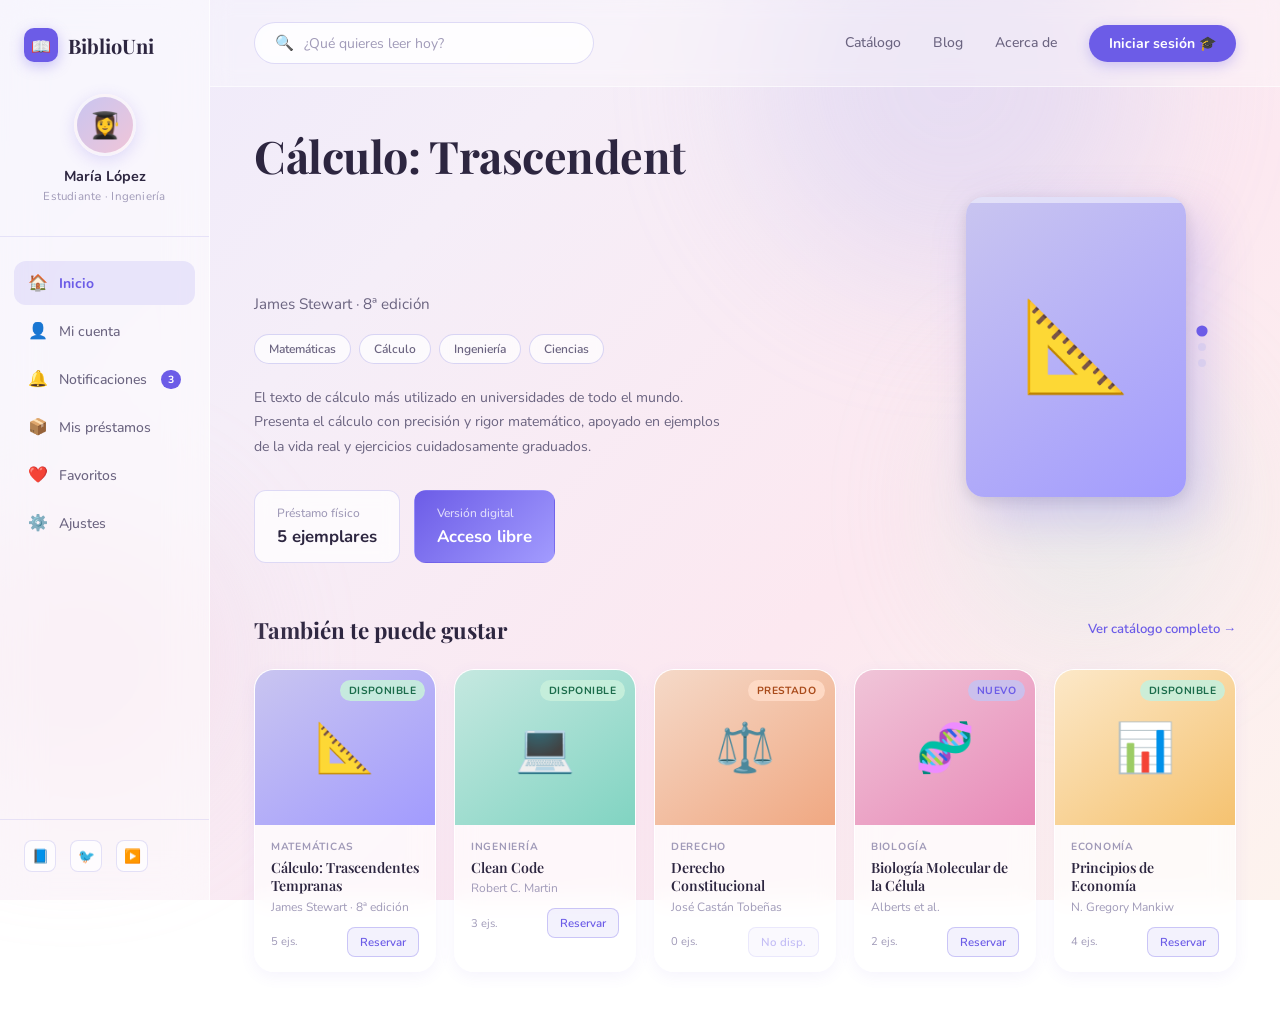
<file: index.html>
<!DOCTYPE html>
<html lang="es">
<head>
<meta charset="UTF-8">
<meta name="viewport" content="width=device-width, initial-scale=1.0">
<title>BiblioUni — Inicio</title>
<link href="https://fonts.googleapis.com/css2?family=Playfair+Display:wght@400;600;700&family=Nunito:wght@300;400;500;600;700&display=swap" rel="stylesheet">
<link rel="stylesheet" href="styles.css">
<style>
/* ── HOME SPECIFIC ── */
.featured-section {
  display: grid; grid-template-columns: 1fr 320px;
  gap: 48px; align-items: center;
  margin-bottom: 52px;
}
.book-info { max-width: 480px; }

.book-title-main {
  font-family: 'Playfair Display', serif;
  font-size: clamp(2rem, 3.5vw, 2.8rem); font-weight: 700;
  letter-spacing: -0.01em; line-height: 1.1; color: var(--ink); margin-bottom: 6px;
  min-height: 3.5em;
}
.book-author-main {
  font-size: .95rem; color: var(--ink-mid); font-weight: 400; margin-bottom: 20px;
  opacity: 0; transition: opacity .4s;
}
.book-author-main.vis { opacity: 1; }

.book-desc {
  font-size: .88rem; line-height: 1.75; color: var(--ink-mid); margin-bottom: 30px;
  opacity: 0; transform: translateY(8px);
  transition: opacity .5s .1s, transform .5s .1s;
}
.book-desc.vis { opacity: 1; transform: none; }

.book-actions { display: flex; gap: 14px; flex-wrap: wrap; }
.action-card {
  background: rgba(255,255,255,.75); border: 1.5px solid rgba(200,195,240,.6);
  border-radius: var(--radius-sm); padding: 14px 22px;
  cursor: pointer; transition: border-color .25s, box-shadow .25s, transform .3s var(--ease-spring), background .3s;
  min-width: 130px; backdrop-filter: blur(8px);
  opacity: 0; transform: translateY(10px);
}
.action-card.vis { opacity: 1; transform: none; }
.action-card:hover { border-color: var(--accent); box-shadow: 0 8px 24px rgba(108,92,231,.15); transform: translateY(-3px); }
.action-card.selected { background: linear-gradient(135deg,#6c5ce7,#a29bfe); border-color: transparent; }
.action-label { font-size: .75rem; font-weight: 500; color: var(--ink-light); margin-bottom: 4px; transition: color .3s; }
.action-card.selected .action-label { color: rgba(255,255,255,.75); }
.action-price { font-size: 1.05rem; font-weight: 700; color: var(--ink); transition: color .3s; }
.action-card.selected .action-price { color: #fff; }

/* COVER */
.cover-display { display: flex; align-items: center; justify-content: center; }
.cover-wrap {
  position: relative;
  animation: float 5s ease-in-out infinite;
}
.book-cover-main {
  width: 220px; height: 300px; border-radius: 18px;
  box-shadow: 16px 20px 50px rgba(108,92,231,.25), 0 4px 16px rgba(0,0,0,.12);
  display: flex; align-items: center; justify-content: center;
  font-size: 5.5rem; position: relative; overflow: hidden;
  transition: background .5s ease;
  cursor: grab;
}
.book-cover-main::before {
  content: ''; position: absolute; top: 0; left: 0; right: 0; height: 6px;
  background: rgba(255,255,255,.5); border-radius: 18px 18px 0 0;
}
.book-cover-main::after {
  content: ''; position: absolute; inset: 0;
  background: linear-gradient(135deg, rgba(255,255,255,.12) 0%, transparent 60%);
  border-radius: 18px;
}
.cover-emoji {
  position: relative; z-index: 1;
  transition: transform .4s var(--ease-spring);
  display: block;
}
.book-cover-main:hover .cover-emoji { transform: scale(1.1) rotate(-4deg); }

.cover-dot-nav {
  position: absolute; right: -20px; top: 50%;
  transform: translateY(-50%); display: flex; flex-direction: column; gap: 8px;
}
.dot {
  width: 8px; height: 8px; border-radius: 50%;
  background: rgba(200,195,240,.45); cursor: pointer;
  transition: background .25s, transform .3s var(--ease-spring), width .3s;
}
.dot.active { background: var(--accent); transform: scale(1.4); }
.dot:hover:not(.active) { background: rgba(108,92,231,.4); transform: scale(1.2); }

/* REFLECT SHINE */
.shine-card {
  position: relative; overflow: hidden;
}
.shine-card::after {
  content: '';
  position: absolute; top: 0; left: -75%;
  width: 50%; height: 100%;
  background: linear-gradient(90deg, transparent, rgba(255,255,255,.25), transparent);
  transform: skewX(-15deg);
  transition: none;
}
.shine-card:hover::after {
  left: 125%;
  transition: left .6s ease;
}

.may-like-section { }

/* CARDS STAGGER ANIMATION */
.mini-card {
  opacity: 0; transform: translateY(22px) scale(.97);
}
.mini-card.card-in {
  opacity: 1; transform: none;
  transition: opacity .5s var(--ease-smooth), transform .5s var(--ease-smooth),
              box-shadow .3s, border-color .25s;
}

@media(max-width:860px){
  .featured-section{grid-template-columns:1fr}
  .cover-display{display:none}
}
</style>
</head>
<body>

<!-- PAGE TRANSITION COVER -->


<!-- FLOATING ORBS -->
<div class="orb orb-1"></div>
<div class="orb orb-2"></div>
<div class="orb orb-3"></div>

<div class="app">

  <!-- SIDEBAR -->
  <aside class="sidebar">
    <a class="logo" href="index.html"><div class="logo-icon">📖</div>BiblioUni</a>
    <div class="user-block">
      <div class="avatar">👩‍🎓</div>
      <div class="user-name">María López</div>
      <div class="user-role">Estudiante · Ingeniería</div>
    </div>
    <nav class="nav-menu">
      <a class="nav-item active" href="index.html"><span class="icon">🏠</span> Inicio</a>
      <a class="nav-item" href="#"><span class="icon">👤</span> Mi cuenta</a>
      <a class="nav-item" href="#"><span class="icon">🔔</span> Notificaciones<span class="nav-badge">3</span></a>
      <a class="nav-item" href="#"><span class="icon">📦</span> Mis préstamos</a>
      <a class="nav-item" href="#"><span class="icon">❤️</span> Favoritos</a>
      <a class="nav-item" href="#"><span class="icon">⚙️</span> Ajustes</a>
    </nav>
    <div class="sidebar-footer">
      <a class="social-icon" href="#">📘</a>
      <a class="social-icon" href="#">🐦</a>
      <a class="social-icon" href="#">▶️</a>
    </div>
  </aside>

  <!-- MAIN -->
  <div class="main">
    <header class="topbar">
      <div class="search-bar">
        <span class="s-icon">🔍</span>
        <input type="text" placeholder="¿Qué quieres leer hoy?" id="searchInput" oninput="filterBooks()">
      </div>
      <nav class="topbar-nav">
        <a class="topbar-link" href="#">Catálogo</a>
        <a class="topbar-link" href="#">Blog</a>
        <a class="topbar-link" href="#">Acerca de</a>
        <a class="login-btn ripple-host" href="login.html">Iniciar sesión 🎓</a>
      </nav>
    </header>

    <div class="content">

      <!-- FEATURED -->
      <div class="featured-section">
        <div class="book-info">
          <h1 class="book-title-main" id="featTitle"></h1>
          <p class="book-author-main" id="featAuthor">James Stewart · 8ª edición</p>
          <div class="tags reveal delay-2" id="featTags">
            <span class="tag">Matemáticas</span>
            <span class="tag">Cálculo</span>
            <span class="tag">Ingeniería</span>
          </div>
          <p class="book-desc" id="featDesc">El texto de cálculo más utilizado en universidades de todo el mundo. Presenta el cálculo con precisión y rigor matemático, apoyado en ejemplos de la vida real y ejercicios cuidadosamente graduados.</p>
          <div class="book-actions">
            <div class="action-card ripple-host" onclick="selectAction(this)" style="transition-delay:.05s">
              <div class="action-label">Préstamo físico</div>
              <div class="action-price">5 ejemplares</div>
            </div>
            <div class="action-card selected ripple-host" onclick="selectAction(this)" style="transition-delay:.12s">
              <div class="action-label">Versión digital</div>
              <div class="action-price">Acceso libre</div>
            </div>
          </div>
        </div>

        <div class="cover-display reveal-scale">
          <div class="cover-wrap">
            <div class="book-cover-main shine-card" id="featCover" style="background:linear-gradient(145deg,#c9c5f0,#a29bfe)">
              <span class="cover-emoji" id="featEmoji">📐</span>
            </div>
            <div class="cover-dot-nav">
              <div class="dot active" onclick="switchFeatured(0)"></div>
              <div class="dot" onclick="switchFeatured(1)"></div>
              <div class="dot" onclick="switchFeatured(2)"></div>
            </div>
          </div>
        </div>
      </div>

      <!-- MAY LIKE -->
      <div class="may-like-section reveal">
        <div class="section-header">
          <h2 class="section-title">También te puede gustar</h2>
          <a class="see-all" href="#">Ver catálogo completo →</a>
        </div>
        <div class="books-row" id="booksRow"></div>
      </div>

    </div>
  </div>
</div>

<script src="animations.js"></script>
<script>
const allBooks = [
  { emoji:'📐', bg:'linear-gradient(145deg,#c9c5f0,#a29bfe)', genre:'Matemáticas', title:'Cálculo: Trascendentes Tempranas', author:'James Stewart · 8ª edición', copies:5, status:'avail', desc:'El texto de cálculo más utilizado en universidades de todo el mundo. Presenta el cálculo con precisión y rigor matemático, apoyado en ejemplos de la vida real y ejercicios cuidadosamente graduados.', tags:['Matemáticas','Cálculo','Ingeniería','Ciencias'] },
  { emoji:'💻', bg:'linear-gradient(145deg,#c5e8e0,#81d4c2)', genre:'Ingeniería', title:'Clean Code', author:'Robert C. Martin', copies:3, status:'avail', desc:'Una guía esencial sobre cómo escribir código limpio, legible y fácil de mantener. Fundamental para todo programador que quiera mejorar su artesanía profesional.', tags:['Programación','Software','Ingeniería'] },
  { emoji:'⚖️', bg:'linear-gradient(145deg,#f5d9c8,#f0a882)', genre:'Derecho', title:'Derecho Constitucional', author:'José Castán Tobeñas', copies:0, status:'loan', desc:'Análisis profundo del derecho constitucional con perspectiva comparada latinoamericana. Referencia indispensable para estudiantes de derecho.', tags:['Derecho','Constitución','Jurídico'] },
  { emoji:'🧬', bg:'linear-gradient(145deg,#f0c5d8,#e88ab8)', genre:'Biología', title:'Biología Molecular de la Célula', author:'Alberts et al.', copies:2, status:'new', desc:'La referencia estándar en biología celular y molecular para estudiantes universitarios de ciencias de la salud y ciencias básicas.', tags:['Biología','Ciencias','Salud'] },
  { emoji:'📊', bg:'linear-gradient(145deg,#fce8c8,#f5c270)', genre:'Economía', title:'Principios de Economía', author:'N. Gregory Mankiw', copies:4, status:'avail', desc:'La introducción más completa a la economía moderna. Usada en las principales universidades del mundo para cursos introductorios.', tags:['Economía','Finanzas','Microeconomía'] },
];

const featSet = [allBooks[0], allBooks[1], allBooks[3]];
let currentFeat = 0;

// ── FEATURED BOOK TRANSITION ──
function setFeatured(idx, withTypewriter = false) {
  const b = allBooks[idx];
  const titleEl  = document.getElementById('featTitle');
  const authorEl = document.getElementById('featAuthor');
  const descEl   = document.getElementById('featDesc');
  const cover    = document.getElementById('featCover');
  const emojiEl  = document.getElementById('featEmoji');
  const tagsEl   = document.getElementById('featTags');

  // fade out text
  authorEl.classList.remove('vis');
  descEl.classList.remove('vis');
  document.querySelectorAll('.action-card').forEach(c => c.classList.remove('vis'));

  // cover flip
  cover.style.transition = 'transform .35s ease, background .45s ease';
  cover.style.transform = 'perspective(600px) rotateY(90deg) scale(.9)';

  setTimeout(() => {
    cover.style.background = b.bg;
    emojiEl.textContent = b.emoji;
    cover.style.transform = 'perspective(600px) rotateY(0deg) scale(1)';
    cover.style.transition = 'transform .4s cubic-bezier(0.34,1.56,0.64,1), background .45s ease';
  }, 300);

  // typewriter title
  if (window.BiblioAnim) {
    BiblioAnim.typewriter(titleEl, b.title, 38);
  } else {
    titleEl.textContent = b.title;
  }

  // tags swap
  tagsEl.innerHTML = '';
  b.tags.forEach((t, i) => {
    const span = document.createElement('span');
    span.className = 'tag';
    span.textContent = t;
    span.style.opacity = '0';
    span.style.transform = 'translateY(6px)';
    span.style.transition = `opacity .3s ${i * .07}s, transform .3s ${i * .07}s`;
    tagsEl.appendChild(span);
    requestAnimationFrame(() => requestAnimationFrame(() => {
      span.style.opacity = '1';
      span.style.transform = 'none';
    }));
  });

  // fade in rest
  setTimeout(() => {
    authorEl.textContent = b.author;
    authorEl.classList.add('vis');
  }, 220);
  setTimeout(() => {
    descEl.textContent = b.desc;
    descEl.classList.add('vis');
  }, 340);
  setTimeout(() => {
    document.querySelectorAll('.action-card').forEach((c, i) => {
      setTimeout(() => c.classList.add('vis'), i * 80);
    });
  }, 440);
}

function switchFeatured(i) {
  currentFeat = i;
  document.querySelectorAll('.dot').forEach((d, j) => d.classList.toggle('active', i === j));
  setFeatured(allBooks.indexOf(featSet[i]));
}

// ── AUTO-ROTATE featured every 6s ──
let autoRotate = setInterval(() => {
  currentFeat = (currentFeat + 1) % featSet.length;
  switchFeatured(currentFeat);
}, 6000);

document.querySelectorAll('.dot').forEach(dot => {
  dot.addEventListener('click', () => {
    clearInterval(autoRotate);
    autoRotate = setInterval(() => {
      currentFeat = (currentFeat + 1) % featSet.length;
      switchFeatured(currentFeat);
    }, 6000);
  });
});

// ── RENDER GRID WITH STAGGER ──
function renderBooks(data) {
  const row = document.getElementById('booksRow');
  row.innerHTML = data.map((b, i) => `
    <div class="mini-card shine-card" data-idx="${allBooks.indexOf(b)}">
      <div class="mini-cover" style="background:${b.bg}">
        ${b.emoji}
        <span class="mini-badge badge-${b.status}">${b.status==='avail'?'Disponible':b.status==='new'?'Nuevo':'Prestado'}</span>
      </div>
      <div class="mini-body">
        <div class="mini-genre">${b.genre}</div>
        <div class="mini-title">${b.title}</div>
        <div class="mini-author">${b.author}</div>
        <div class="mini-footer">
          <span class="mini-copies">${b.copies} ejs.</span>
          <button class="mini-btn" ${b.status==='loan'?'disabled':''} onclick="event.stopPropagation()">${b.status==='loan'?'No disp.':'Reservar'}</button>
        </div>
      </div>
    </div>
  `).join('');

  // stagger cards in
  row.querySelectorAll('.mini-card').forEach((card, i) => {
    const originalIdx = parseInt(card.dataset.idx);
    setTimeout(() => card.classList.add('card-in'), 80 + i * 70);
    card.addEventListener('click', () => {
      setFeatured(originalIdx);
      // pulse the card
      card.style.transform = 'scale(.96)';
      setTimeout(() => card.style.transform = '', 200);
    });
  });
}

function filterBooks() {
  const q = document.getElementById('searchInput').value.trim().toLowerCase();
  const res = q
    ? allBooks.filter(b => b.title.toLowerCase().includes(q) || b.author.toLowerCase().includes(q) || b.genre.toLowerCase().includes(q))
    : [...allBooks];

  // flash out then re-render
  const row = document.getElementById('booksRow');
  row.style.opacity = '0';
  row.style.transform = 'translateY(6px)';
  row.style.transition = 'opacity .2s, transform .2s';
  setTimeout(() => {
    renderBooks(res);
    row.style.opacity = '1';
    row.style.transform = 'none';
  }, 180);
}

function selectAction(el) {
  document.querySelectorAll('.action-card').forEach(c => c.classList.remove('selected'));
  el.classList.add('selected');
  // small bounce
  el.style.transform = 'scale(.95)';
  setTimeout(() => el.style.transform = '', 180);
}

// ── INITIAL LOAD ──
document.addEventListener('DOMContentLoaded', () => {
  renderBooks(allBooks);

  // trigger typewriter on title after sidebar animates
  setTimeout(() => {
    setFeatured(0, true);
    // also show action cards
    setTimeout(() => {
      document.querySelectorAll('.action-card').forEach((c, i) => {
        setTimeout(() => c.classList.add('vis'), i * 90);
      });
    }, 500);
  }, 400);
});
</script>
</body>
</html>
</file>
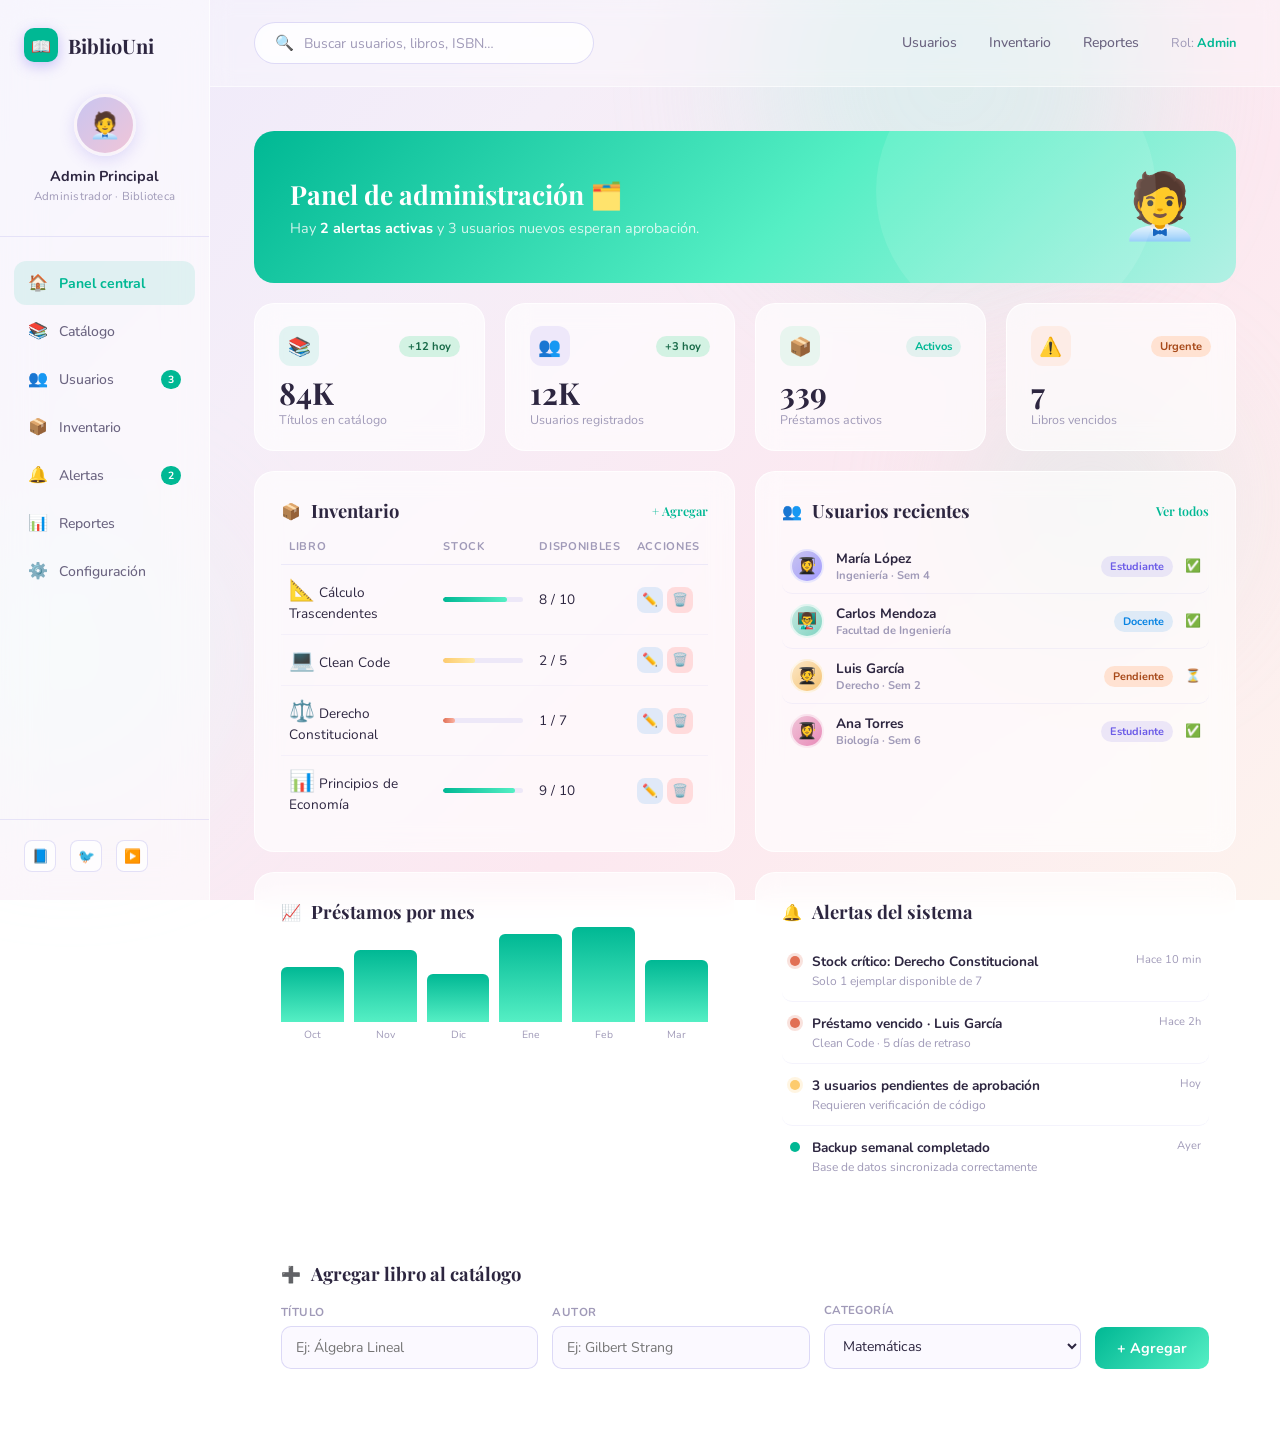
<file: dashboard-admin.html>
<!DOCTYPE html>
<html lang="es">
<head>
<meta charset="UTF-8">
<meta name="viewport" content="width=device-width, initial-scale=1.0">
<title>BiblioUni — Administrador</title>
<link href="https://fonts.googleapis.com/css2?family=Playfair+Display:wght@400;600;700&family=Nunito:wght@300;400;500;600;700&display=swap" rel="stylesheet">
<link rel="stylesheet" href="styles.css">
<style>
:root {
  --accent: #00b894;
  --accent-soft: rgba(0,184,148,0.10);
}
.logo-icon, .nav-badge { background: var(--accent) !important; }
.nav-item.active, .nav-item:hover { color: var(--accent) !important; background: var(--accent-soft) !important; }
.topbar-link:hover { color: var(--accent) !important; }
.topbar-link::after { background: var(--accent) !important; }
.orb-1 { background: #b2f0e4 !important; }
.orb-2 { background: #e0fff8 !important; }

.dash { display: grid; grid-template-columns: repeat(4, 1fr); gap: 20px; }

/* WELCOME */
.welcome-banner {
  grid-column: 1/-1;
  background: linear-gradient(135deg,#00b894 0%,#55efc4 55%,#b2f0e4 100%);
  border-radius: var(--radius); padding: 32px 36px;
  display: flex; align-items: center; justify-content: space-between;
  overflow: hidden; position: relative;
  opacity: 0; transform: translateY(18px);
  transition: opacity .55s .1s, transform .55s .1s var(--ease-smooth);
}
.welcome-banner.in { opacity: 1; transform: none; }
.welcome-banner::before {
  content:''; position:absolute; width:280px; height:280px;
  background:rgba(255,255,255,.1); border-radius:50%;
  top:-80px; right:80px; pointer-events:none;
}
.welcome-text h2 { font-family:'Playfair Display',serif; font-size:1.65rem; font-weight:700; color:#fff; margin-bottom:6px; }
.welcome-text p  { font-size:.9rem; color:rgba(255,255,255,.8); }
.welcome-emoji   { font-size:4rem; animation: float 4s ease-in-out infinite; }

/* STAT CARD */
.stat-card {
  background: var(--card-bg); border: 1.5px solid rgba(255,255,255,.8);
  border-radius: var(--radius); padding: 22px 24px;
  backdrop-filter: blur(12px);
  opacity: 0; transform: translateY(18px);
  transition: opacity .5s, transform .5s var(--ease-smooth), box-shadow .3s, border-color .25s;
}
.stat-card.in { opacity: 1; transform: none; }
.stat-card:hover { box-shadow:0 10px 28px rgba(0,184,148,.14); border-color:rgba(0,184,148,.22); }
.stat-top { display:flex; align-items:center; justify-content:space-between; margin-bottom:12px; }
.stat-icon { width:40px; height:40px; border-radius:12px; display:flex; align-items:center; justify-content:center; font-size:1.15rem; transition:transform .35s var(--ease-spring); }
.stat-card:hover .stat-icon { transform:scale(1.15) rotate(-6deg); }
.stat-trend { font-size:.7rem; font-weight:700; padding:3px 9px; border-radius:100px; }
.trend-up   { background:rgba(200,240,220,.8); color:#1a6b4a; }
.trend-down { background:rgba(255,220,200,.8); color:#a84a1a; }
.trend-neu  { background:rgba(0,184,148,.1); color:#00b894; }
.stat-value { font-family:'Playfair Display',serif; font-size:1.9rem; font-weight:700; color:var(--ink); line-height:1; margin-bottom:3px; }
.stat-label { font-size:.78rem; color:var(--ink-light); }

.sec-title {
  font-family:'Playfair Display',serif; font-size:1.15rem; font-weight:700;
  color:var(--ink); margin-bottom:16px; display:flex; align-items:center; gap:10px;
}
.sec-title span { font-size:1rem; }
.sec-link { font-size:.78rem; font-weight:600; color:var(--accent); text-decoration:none; margin-left:auto; }

/* INVENTORY TABLE */
.inventory-card {
  grid-column: 1/3;
  background: var(--card-bg); border:1.5px solid rgba(255,255,255,.8);
  border-radius: var(--radius); padding:26px;
  backdrop-filter: blur(12px);
  opacity: 0; transform: translateY(18px);
  transition: opacity .5s .2s, transform .5s .2s var(--ease-smooth);
}
.inventory-card.in { opacity:1; transform:none; }

.inv-table { width:100%; border-collapse:collapse; }
.inv-table th { font-size:.7rem; font-weight:700; text-transform:uppercase; letter-spacing:.06em; color:var(--ink-light); padding:0 8px 10px; text-align:left; border-bottom:1px solid rgba(200,195,240,.3); }
.inv-table td { padding:11px 8px; font-size:.85rem; color:var(--ink); border-bottom:1px solid rgba(200,195,240,.15); }
.inv-table tr:last-child td { border-bottom:none; }
.inv-table tbody tr { transition:background .2s, transform .2s; cursor:default; border-radius:8px; }
.inv-table tbody tr:hover { background:rgba(0,184,148,.04); }
.inv-emoji { font-size:1.3rem; }
.stock-bar-bg { height:5px; background:rgba(200,195,240,.3); border-radius:100px; overflow:hidden; width:80px; }
.stock-bar { height:100%; border-radius:100px; transition:width 1s var(--ease-smooth); width:0%; }
.action-dot {
  width:26px; height:26px; border-radius:8px;
  display:inline-flex; align-items:center; justify-content:center;
  font-size:.8rem; cursor:pointer; margin-right:4px;
  transition:transform .25s var(--ease-spring), background .2s;
}
.action-dot:hover { transform:scale(1.2); }
.dot-edit { background:rgba(9,132,227,.12); }
.dot-del  { background:rgba(255,200,200,.6); }

/* USERS CARD */
.users-card {
  grid-column: 3/5;
  background: var(--card-bg); border:1.5px solid rgba(255,255,255,.8);
  border-radius: var(--radius); padding:26px;
  backdrop-filter: blur(12px);
  opacity:0; transform:translateY(18px);
  transition: opacity .5s .25s, transform .5s .25s var(--ease-smooth);
}
.users-card.in { opacity:1; transform:none; }

.user-row {
  display:flex; align-items:center; gap:12px;
  padding:10px 8px; border-bottom:1px solid rgba(200,195,240,.2);
  border-radius:10px; cursor:default;
  transition:background .2s, transform .25s var(--ease-spring);
}
.user-row:last-child { border-bottom:none; }
.user-row:hover { background:rgba(0,184,148,.04); transform:translateX(4px); }
.u-avatar { width:34px; height:34px; border-radius:50%; display:flex; align-items:center; justify-content:center; font-size:1rem; flex-shrink:0; border:2px solid rgba(255,255,255,.7); }
.u-name  { font-weight:700; font-size:.85rem; color:var(--ink); flex:1; }
.u-role  { display:block; font-size:.7rem; color:var(--ink-light); }
.u-badge { font-size:.68rem; font-weight:700; padding:3px 9px; border-radius:100px; white-space:nowrap; }
.ub-est  { background:rgba(108,92,231,.12); color:#6c5ce7; }
.ub-doc  { background:rgba(9,132,227,.12); color:#0984e3; }
.ub-sus  { background:rgba(255,220,200,.8); color:#a84a1a; }
.u-action { font-size:.8rem; cursor:pointer; transition:transform .25s var(--ease-spring); }
.u-action:hover { transform:scale(1.3); }

/* LOANS CHART */
.chart-card {
  grid-column: 1/3;
  background: var(--card-bg); border:1.5px solid rgba(255,255,255,.8);
  border-radius: var(--radius); padding:26px;
  backdrop-filter: blur(12px);
  opacity:0; transform:translateY(18px);
  transition: opacity .5s .3s, transform .5s .3s var(--ease-smooth);
}
.chart-card.in { opacity:1; transform:none; }

.bar-chart { display:flex; align-items:flex-end; gap:10px; height:100px; margin-top:18px; }
.bc-wrap { flex:1; display:flex; flex-direction:column; align-items:center; gap:5px; }
.bc-bar {
  width:100%; border-radius:6px 6px 0 0;
  background: linear-gradient(180deg,#00b894,#55efc4);
  transition: height 1.1s var(--ease-smooth); height:0;
  position:relative; cursor:pointer;
}
.bc-bar:hover { filter:brightness(1.08); }
.bc-val { position:absolute; top:-20px; left:50%; transform:translateX(-50%); font-size:.65rem; font-weight:700; color:var(--accent); opacity:0; transition:opacity .2s; white-space:nowrap; }
.bc-bar:hover .bc-val { opacity:1; }
.bc-label { font-size:.65rem; color:var(--ink-light); text-align:center; }

/* ALERTS */
.alerts-card {
  grid-column: 3/5;
  background: var(--card-bg); border:1.5px solid rgba(255,255,255,.8);
  border-radius: var(--radius); padding:26px;
  backdrop-filter: blur(12px);
  opacity:0; transform:translateY(18px);
  transition: opacity .5s .35s, transform .5s .35s var(--ease-smooth);
}
.alerts-card.in { opacity:1; transform:none; }

.alert-row {
  display:flex; gap:12px; align-items:flex-start;
  padding:12px 8px; border-bottom:1px solid rgba(200,195,240,.2);
  border-radius:10px;
  transition:background .2s, transform .25s var(--ease-spring);
  cursor:default;
}
.alert-row:last-child { border-bottom:none; }
.alert-row:hover { transform:translateX(4px); }
.alert-dot { width:10px; height:10px; border-radius:50%; margin-top:4px; flex-shrink:0; }
.al-red    { background:#e17055; box-shadow:0 0 0 3px rgba(225,112,85,.2); animation:pulse-alert 2s infinite; }
.al-yellow { background:#fdcb6e; box-shadow:0 0 0 3px rgba(253,203,110,.2); }
.al-green  { background:#00b894; }
@keyframes pulse-alert { 0%,100%{box-shadow:0 0 0 3px rgba(225,112,85,.2)} 50%{box-shadow:0 0 0 6px rgba(225,112,85,0)} }
.alert-text { flex:1; }
.alert-title { font-size:.85rem; font-weight:700; color:var(--ink); margin-bottom:2px; }
.alert-sub   { font-size:.75rem; color:var(--ink-light); }
.alert-time  { font-size:.7rem; color:var(--ink-light); white-space:nowrap; }

/* ADD BOOK QUICK */
.addbook-card {
  grid-column: 1/-1;
  background: var(--card-bg); border:1.5px solid rgba(255,255,255,.8);
  border-radius: var(--radius); padding:26px;
  backdrop-filter: blur(12px);
  opacity:0; transform:translateY(18px);
  transition: opacity .5s .4s, transform .5s .4s var(--ease-smooth);
}
.addbook-card.in { opacity:1; transform:none; }
.quick-form { display:grid; grid-template-columns:1fr 1fr 1fr auto; gap:14px; align-items:end; }
.qf-field label { display:block; font-size:.72rem; font-weight:700; text-transform:uppercase; letter-spacing:.04em; color:var(--ink-light); margin-bottom:6px; }
.qf-field input, .qf-field select {
  width:100%; padding:11px 14px; border:1.5px solid rgba(200,195,240,.6);
  border-radius:10px; font-family:'Nunito',sans-serif; font-size:.88rem;
  color:var(--ink); background:rgba(248,246,255,.6); outline:none;
  transition:border-color .2s, box-shadow .2s, transform .2s var(--ease-spring);
}
.qf-field input:focus, .qf-field select:focus {
  border-color:var(--accent); box-shadow:0 0 0 3px rgba(0,184,148,.1);
  background:#fff; transform:translateY(-1px);
}
.add-book-btn {
  padding:11px 22px; background:linear-gradient(135deg,#00b894,#55efc4);
  color:#fff; border:none; border-radius:10px;
  font-family:'Nunito',sans-serif; font-size:.9rem; font-weight:700;
  cursor:pointer; white-space:nowrap;
  transition:transform .3s var(--ease-spring), box-shadow .3s; position:relative; overflow:hidden;
}
.add-book-btn:hover { transform:translateY(-2px); box-shadow:0 8px 20px rgba(0,184,148,.35); }
.add-book-btn:active { transform:scale(.96); }

@media(max-width:1100px){
  .dash{grid-template-columns:repeat(2,1fr)}
  .welcome-banner,.inventory-card,.users-card,.chart-card,.alerts-card,.addbook-card{grid-column:1/-1}
  .quick-form{grid-template-columns:1fr 1fr}
}
@media(max-width:640px){
  .dash{grid-template-columns:1fr}
  .quick-form{grid-template-columns:1fr}
}
</style>
</head>
<body>

<div class="orb orb-1"></div><div class="orb orb-2"></div><div class="orb orb-3"></div>

<div class="app">
  <aside class="sidebar" id="sidebar">
    <a class="logo" href="index.html"><div class="logo-icon">📖</div>BiblioUni</a>
    <div class="user-block">
      <div class="avatar">🧑‍💼</div>
      <div class="user-name">Admin Principal</div>
      <div class="user-role">Administrador · Biblioteca</div>
    </div>
    <nav class="nav-menu">
      <a class="nav-item active" href="dashboard-admin.html"><span class="icon">🏠</span> Panel central</a>
      <a class="nav-item" href="index.html"><span class="icon">📚</span> Catálogo</a>
      <a class="nav-item" href="#"><span class="icon">👥</span> Usuarios<span class="nav-badge">3</span></a>
      <a class="nav-item" href="#"><span class="icon">📦</span> Inventario</a>
      <a class="nav-item" href="#"><span class="icon">🔔</span> Alertas<span class="nav-badge">2</span></a>
      <a class="nav-item" href="#"><span class="icon">📊</span> Reportes</a>
      <a class="nav-item" href="#"><span class="icon">⚙️</span> Configuración</a>
    </nav>
    <div class="sidebar-footer">
      <a class="social-icon" href="#">📘</a>
      <a class="social-icon" href="#">🐦</a>
      <a class="social-icon" href="#">▶️</a>
    </div>
  </aside>

  <div class="main">
    <header class="topbar" id="topbar">
      <div class="search-bar">
        <span class="s-icon">🔍</span>
        <input type="text" placeholder="Buscar usuarios, libros, ISBN…">
      </div>
      <nav class="topbar-nav">
        <a class="topbar-link" href="#">Usuarios</a>
        <a class="topbar-link" href="#">Inventario</a>
        <a class="topbar-link" href="#">Reportes</a>
        <span style="font-size:.8rem;color:var(--ink-light)">Rol: <strong style="color:#00b894">Admin</strong></span>
      </nav>
    </header>

    <div class="content">
      <div class="dash">

        <!-- WELCOME -->
        <div class="welcome-banner" id="wb">
          <div class="welcome-text">
            <h2>Panel de administración 🗂️</h2>
            <p>Hay <strong style="color:#fff">2 alertas activas</strong> y 3 usuarios nuevos esperan aprobación.</p>
          </div>
          <div class="welcome-emoji">🧑‍💼</div>
        </div>

        <!-- STATS 4 columns -->
        <div class="stat-card" id="sc0">
          <div class="stat-top"><div class="stat-icon" style="background:rgba(0,184,148,.1)">📚</div><span class="stat-trend trend-up">+12 hoy</span></div>
          <div class="stat-value" id="sv0">0</div>
          <div class="stat-label">Títulos en catálogo</div>
        </div>
        <div class="stat-card" id="sc1">
          <div class="stat-top"><div class="stat-icon" style="background:rgba(108,92,231,.1)">👥</div><span class="stat-trend trend-up">+3 hoy</span></div>
          <div class="stat-value" id="sv1">0</div>
          <div class="stat-label">Usuarios registrados</div>
        </div>
        <div class="stat-card" id="sc2">
          <div class="stat-top"><div class="stat-icon" style="background:rgba(200,240,220,.4)">📦</div><span class="stat-trend trend-neu">Activos</span></div>
          <div class="stat-value" id="sv2">0</div>
          <div class="stat-label">Préstamos activos</div>
        </div>
        <div class="stat-card" id="sc3">
          <div class="stat-top"><div class="stat-icon" style="background:rgba(255,220,200,.4)">⚠️</div><span class="stat-trend trend-down">Urgente</span></div>
          <div class="stat-value" id="sv3">0</div>
          <div class="stat-label">Libros vencidos</div>
        </div>

        <!-- INVENTORY -->
        <div class="inventory-card" id="lc">
          <div class="sec-title"><span>📦</span> Inventario <a class="sec-link" href="#">+ Agregar</a></div>
          <table class="inv-table">
            <thead><tr><th>Libro</th><th>Stock</th><th>Disponibles</th><th>Acciones</th></tr></thead>
            <tbody>
              <tr>
                <td><span class="inv-emoji">📐</span> Cálculo Trascendentes</td>
                <td><div class="stock-bar-bg"><div class="stock-bar" style="background:linear-gradient(90deg,#00b894,#55efc4)" data-pct="80"></div></div></td>
                <td>8 / 10</td>
                <td><span class="action-dot dot-edit">✏️</span><span class="action-dot dot-del">🗑️</span></td>
              </tr>
              <tr>
                <td><span class="inv-emoji">💻</span> Clean Code</td>
                <td><div class="stock-bar-bg"><div class="stock-bar" style="background:linear-gradient(90deg,#fdcb6e,#ffeaa7)" data-pct="40"></div></div></td>
                <td>2 / 5</td>
                <td><span class="action-dot dot-edit">✏️</span><span class="action-dot dot-del">🗑️</span></td>
              </tr>
              <tr>
                <td><span class="inv-emoji">⚖️</span> Derecho Constitucional</td>
                <td><div class="stock-bar-bg"><div class="stock-bar" style="background:linear-gradient(90deg,#e17055,#fab1a0)" data-pct="15"></div></div></td>
                <td>1 / 7</td>
                <td><span class="action-dot dot-edit">✏️</span><span class="action-dot dot-del">🗑️</span></td>
              </tr>
              <tr>
                <td><span class="inv-emoji">📊</span> Principios de Economía</td>
                <td><div class="stock-bar-bg"><div class="stock-bar" style="background:linear-gradient(90deg,#00b894,#55efc4)" data-pct="90"></div></div></td>
                <td>9 / 10</td>
                <td><span class="action-dot dot-edit">✏️</span><span class="action-dot dot-del">🗑️</span></td>
              </tr>
            </tbody>
          </table>
        </div>

        <!-- USERS -->
        <div class="users-card" id="pc">
          <div class="sec-title"><span>👥</span> Usuarios recientes <a class="sec-link" href="#">Ver todos</a></div>
          <div class="user-row">
            <div class="u-avatar" style="background:linear-gradient(135deg,#c9c5f0,#a29bfe)">👩‍🎓</div>
            <div class="u-name">María López<span class="u-role">Ingeniería · Sem 4</span></div>
            <span class="u-badge ub-est">Estudiante</span>
            <span class="u-action">✅</span>
          </div>
          <div class="user-row">
            <div class="u-avatar" style="background:linear-gradient(135deg,#c5e8e0,#81d4c2)">👨‍🏫</div>
            <div class="u-name">Carlos Mendoza<span class="u-role">Facultad de Ingeniería</span></div>
            <span class="u-badge ub-doc">Docente</span>
            <span class="u-action">✅</span>
          </div>
          <div class="user-row">
            <div class="u-avatar" style="background:linear-gradient(135deg,#fce8c8,#f5c270)">🧑‍🎓</div>
            <div class="u-name">Luis García<span class="u-role">Derecho · Sem 2</span></div>
            <span class="u-badge ub-sus">Pendiente</span>
            <span class="u-action">⏳</span>
          </div>
          <div class="user-row">
            <div class="u-avatar" style="background:linear-gradient(135deg,#f0c5d8,#e88ab8)">👩‍🎓</div>
            <div class="u-name">Ana Torres<span class="u-role">Biología · Sem 6</span></div>
            <span class="u-badge ub-est">Estudiante</span>
            <span class="u-action">✅</span>
          </div>
        </div>

        <!-- CHART -->
        <div class="chart-card" id="rec">
          <div class="sec-title"><span>📈</span> Préstamos por mes</div>
          <div class="bar-chart">
            <div class="bc-wrap"><div class="bc-bar" data-h="55"><span class="bc-val">55</span></div><div class="bc-label">Oct</div></div>
            <div class="bc-wrap"><div class="bc-bar" data-h="72"><span class="bc-val">72</span></div><div class="bc-label">Nov</div></div>
            <div class="bc-wrap"><div class="bc-bar" data-h="48"><span class="bc-val">48</span></div><div class="bc-label">Dic</div></div>
            <div class="bc-wrap"><div class="bc-bar" data-h="88"><span class="bc-val">88</span></div><div class="bc-label">Ene</div></div>
            <div class="bc-wrap"><div class="bc-bar" data-h="95"><span class="bc-val">95</span></div><div class="bc-label">Feb</div></div>
            <div class="bc-wrap"><div class="bc-bar" data-h="62"><span class="bc-val">62</span></div><div class="bc-label">Mar</div></div>
          </div>
        </div>

        <!-- ALERTS -->
        <div class="alerts-card" id="ev">
          <div class="sec-title"><span>🔔</span> Alertas del sistema</div>
          <div class="alert-row">
            <div class="alert-dot al-red"></div>
            <div class="alert-text"><div class="alert-title">Stock crítico: Derecho Constitucional</div><div class="alert-sub">Solo 1 ejemplar disponible de 7</div></div>
            <div class="alert-time">Hace 10 min</div>
          </div>
          <div class="alert-row">
            <div class="alert-dot al-red"></div>
            <div class="alert-text"><div class="alert-title">Préstamo vencido · Luis García</div><div class="alert-sub">Clean Code · 5 días de retraso</div></div>
            <div class="alert-time">Hace 2h</div>
          </div>
          <div class="alert-row">
            <div class="alert-dot al-yellow"></div>
            <div class="alert-text"><div class="alert-title">3 usuarios pendientes de aprobación</div><div class="alert-sub">Requieren verificación de código</div></div>
            <div class="alert-time">Hoy</div>
          </div>
          <div class="alert-row">
            <div class="alert-dot al-green"></div>
            <div class="alert-text"><div class="alert-title">Backup semanal completado</div><div class="alert-sub">Base de datos sincronizada correctamente</div></div>
            <div class="alert-time">Ayer</div>
          </div>
        </div>

        <!-- ADD BOOK -->
        <div class="addbook-card" id="ab">
          <div class="sec-title"><span>➕</span> Agregar libro al catálogo</div>
          <div class="quick-form">
            <div class="qf-field"><label>Título</label><input type="text" placeholder="Ej: Álgebra Lineal"></div>
            <div class="qf-field"><label>Autor</label><input type="text" placeholder="Ej: Gilbert Strang"></div>
            <div class="qf-field"><label>Categoría</label>
              <select>
                <option>Matemáticas</option>
                <option>Ingeniería</option>
                <option>Derecho</option>
                <option>Biología</option>
                <option>Economía</option>
              </select>
            </div>
            <button class="add-book-btn ripple-host" onclick="handleAdd(this)">+ Agregar</button>
          </div>
        </div>

      </div>
    </div>
  </div>
</div>

<script src="animations.js"></script>
<script>
document.addEventListener('DOMContentLoaded', () => {
  setTimeout(() => document.getElementById('sidebar').classList.add('in'), 60);
  setTimeout(() => document.getElementById('topbar').classList.add('in'), 140);

  const map = {wb:100,sc0:180,sc1:230,sc2:280,sc3:330,lc:400,pc:450,rec:500,ev:550,ab:600};
  Object.entries(map).forEach(([id,d]) => setTimeout(() => document.getElementById(id)?.classList.add('in'), d));

  // counters
  setTimeout(() => {
    [['sv0',84320],['sv1',12084],['sv2',341],['sv3',7]].forEach(([id,val]) => {
      const el = document.getElementById(id); if(!el) return;
      let s=null;
      const step = ts => {
        if(!s) s=ts;
        const p = Math.min((ts-s)/1100,1);
        const v = Math.round((1-Math.pow(1-p,3))*val);
        el.textContent = v >= 1000 ? (v/1000).toFixed(v>=10000?0:1)+'K' : v;
        if(p<1) requestAnimationFrame(step);
      };
      requestAnimationFrame(step);
    });
  }, 400);

  // bars & stock bars
  setTimeout(() => {
    document.querySelectorAll('.bc-bar').forEach(b => b.style.height = b.dataset.h+'px');
    document.querySelectorAll('.stock-bar').forEach(b => b.style.width = b.dataset.pct+'%');
  }, 700);
});

function handleAdd(btn) {
  btn.textContent = 'Agregando…';
  btn.style.opacity = '.7';
  btn.style.pointerEvents = 'none';
  setTimeout(() => {
    btn.textContent = '✓ Agregado';
    btn.style.opacity = '1';
    btn.style.background = 'linear-gradient(135deg,#6c5ce7,#a29bfe)';
    setTimeout(() => {
      btn.textContent = '+ Agregar';
      btn.style.background = '';
      btn.style.pointerEvents = '';
    }, 2000);
  }, 1200);
}
</script>
</body>
</html>
</file>
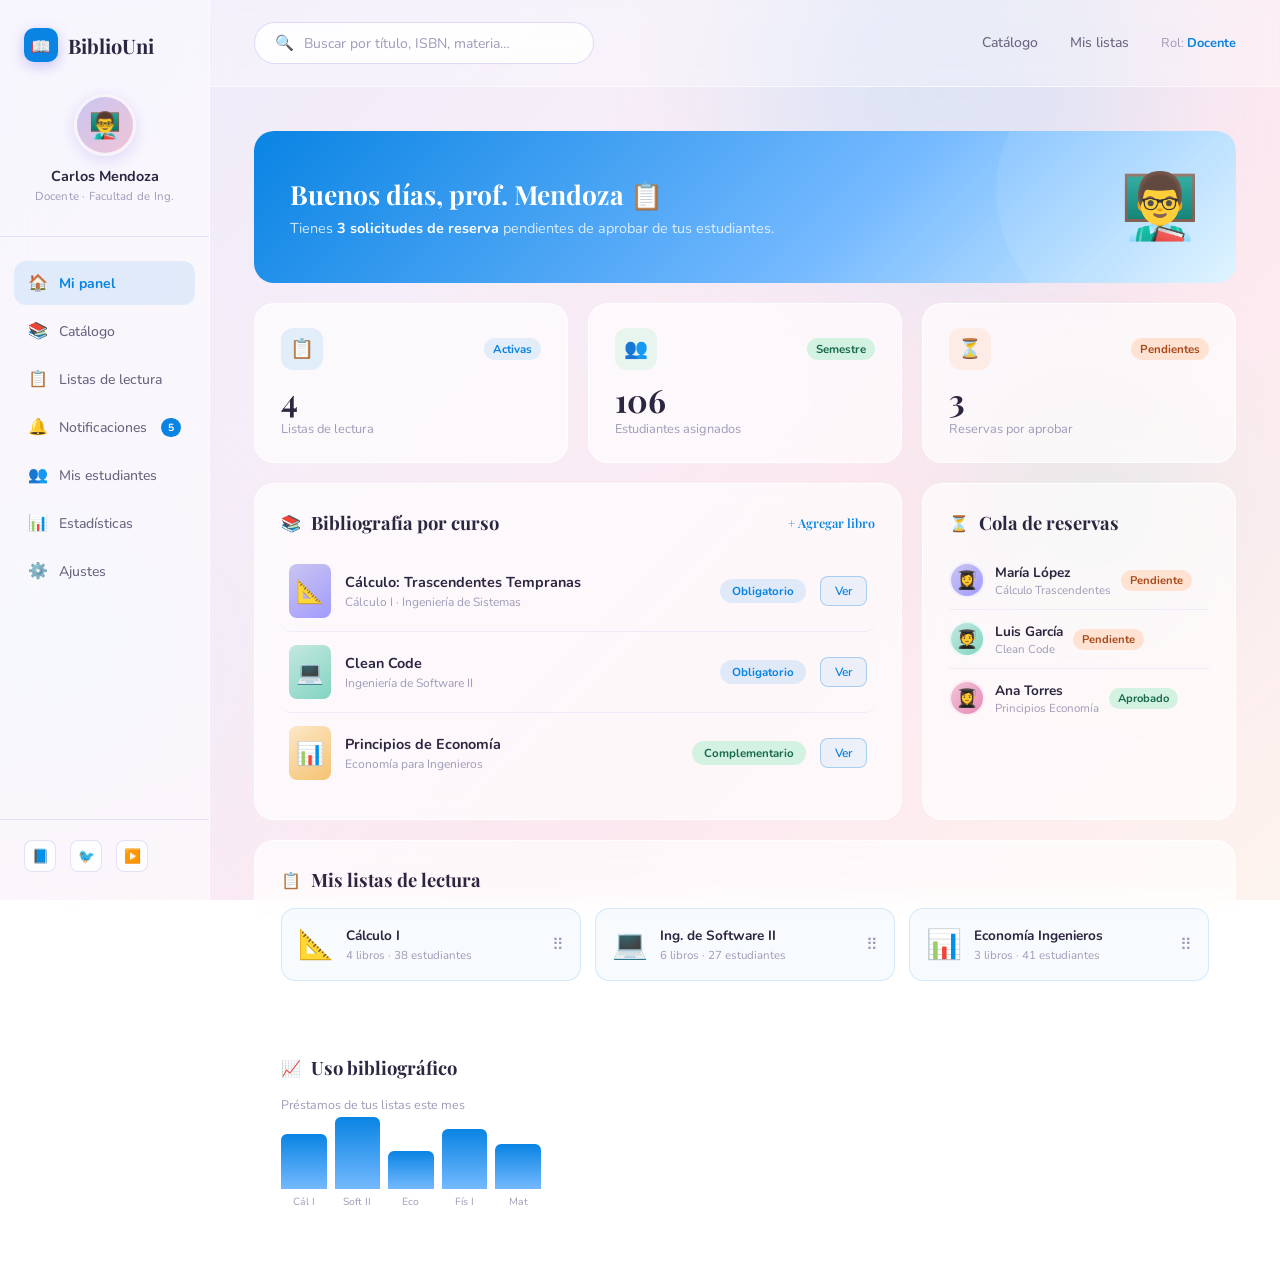
<file: dashboard-docente.html>
<!DOCTYPE html>
<html lang="es">
<head>
<meta charset="UTF-8">
<meta name="viewport" content="width=device-width, initial-scale=1.0">
<title>BiblioUni — Docente</title>
<link href="https://fonts.googleapis.com/css2?family=Playfair+Display:wght@400;600;700&family=Nunito:wght@300;400;500;600;700&display=swap" rel="stylesheet">
<link rel="stylesheet" href="styles.css">
<style>
/* ── DOCENTE accent color override ── */
:root {
  --accent: #0984e3;
  --accent-soft: rgba(9,132,227,0.1);
}
.logo-icon, .nav-badge, .btn-submit,
.step-num, .login-btn { background: var(--accent) !important; }
.nav-item.active, .nav-item:hover { color: var(--accent) !important; background: var(--accent-soft) !important; }
.topbar-link:hover, .see-all, .sec-link { color: var(--accent) !important; }
.topbar-link::after, .see-all::after { background: var(--accent) !important; }
.prog-bar-fill { background: linear-gradient(90deg,#0984e3,#74b9ff) !important; }
.badge-accent { background: rgba(9,132,227,.12); color: #0984e3; }
.orb-1 { background: #b2d8f7 !important; }
.orb-2 { background: #ddf3ff !important; }

/* ── LAYOUT ── */
.dash { display: grid; grid-template-columns: 1fr 1fr 1fr; gap: 20px; }

/* ── WELCOME ── */
.welcome-banner {
  grid-column: 1/-1;
  background: linear-gradient(135deg,#0984e3 0%,#74b9ff 60%,#ddf3ff 100%);
  border-radius: var(--radius); padding: 32px 36px;
  display: flex; align-items: center; justify-content: space-between;
  overflow: hidden; position: relative;
  opacity: 0; transform: translateY(18px);
  transition: opacity .55s .1s, transform .55s .1s var(--ease-smooth);
}
.welcome-banner.in { opacity: 1; transform: none; }
.welcome-banner::before {
  content:''; position:absolute; width:280px; height:280px;
  background:rgba(255,255,255,.08); border-radius:50%;
  top:-80px; right:-40px; pointer-events:none;
}
.welcome-text h2 { font-family:'Playfair Display',serif; font-size:1.65rem; font-weight:700; color:#fff; margin-bottom:6px; }
.welcome-text p  { font-size:.9rem; color:rgba(255,255,255,.8); }
.welcome-emoji   { font-size:4rem; animation: float 4s ease-in-out infinite; }

/* ── STAT CARD ── */
.stat-card {
  background: var(--card-bg); border: 1.5px solid rgba(255,255,255,.8);
  border-radius: var(--radius); padding: 24px 26px;
  backdrop-filter: blur(12px);
  opacity: 0; transform: translateY(18px);
  transition: opacity .5s, transform .5s var(--ease-smooth), box-shadow .3s, border-color .25s;
}
.stat-card.in { opacity: 1; transform: none; }
.stat-card:hover { box-shadow: 0 10px 30px rgba(9,132,227,.14); border-color: rgba(9,132,227,.2); }
.stat-top { display:flex; align-items:center; justify-content:space-between; margin-bottom:14px; }
.stat-icon {
  width:42px; height:42px; border-radius:12px;
  display:flex; align-items:center; justify-content:center; font-size:1.2rem;
  transition: transform .35s var(--ease-spring);
}
.stat-card:hover .stat-icon { transform: scale(1.15) rotate(-6deg); }
.stat-trend { font-size:.72rem; font-weight:700; padding:3px 9px; border-radius:100px; }
.trend-up   { background:rgba(200,240,220,.8); color:#1a6b4a; }
.trend-neu  { background:rgba(9,132,227,.1); color:#0984e3; }
.stat-value { font-family:'Playfair Display',serif; font-size:2rem; font-weight:700; color:var(--ink); line-height:1; margin-bottom:4px; }
.stat-label { font-size:.8rem; color:var(--ink-light); }

.sec-title {
  font-family:'Playfair Display',serif; font-size:1.15rem; font-weight:700;
  color:var(--ink); margin-bottom:16px; display:flex; align-items:center; gap:10px;
}
.sec-title span { font-size:1rem; }
.sec-link { font-size:.78rem; font-weight:600; color:var(--accent); text-decoration:none; margin-left:auto; }

/* ── SYLLABUS ── */
.syllabus-card {
  grid-column: 1/3;
  background: var(--card-bg); border: 1.5px solid rgba(255,255,255,.8);
  border-radius: var(--radius); padding: 26px;
  backdrop-filter: blur(12px);
  opacity: 0; transform: translateY(18px);
  transition: opacity .5s .2s, transform .5s .2s var(--ease-smooth);
}
.syllabus-card.in { opacity: 1; transform: none; }

.syl-row {
  display: flex; align-items: center; gap: 14px;
  padding: 13px 8px; border-bottom: 1px solid rgba(200,195,240,.25);
  border-radius: 10px; cursor: default;
  transition: background .2s, transform .25s var(--ease-spring);
}
.syl-row:last-child { border-bottom: none; }
.syl-row:hover { background: rgba(9,132,227,.04); transform: translateX(4px); }
.syl-cover {
  width: 42px; height: 54px; border-radius: 8px;
  display: flex; align-items: center; justify-content: center;
  font-size: 1.4rem; flex-shrink: 0;
  transition: transform .3s var(--ease-spring);
}
.syl-row:hover .syl-cover { transform: scale(1.08) rotate(-3deg); }
.syl-info { flex: 1; }
.syl-title  { font-weight:700; font-size:.9rem; color:var(--ink); margin-bottom:2px; }
.syl-course { font-size:.75rem; color:var(--ink-light); }
.syl-chip {
  font-size:.72rem; font-weight:700; padding:4px 12px;
  border-radius:100px; white-space:nowrap;
}
.chip-req  { background:rgba(9,132,227,.12); color:#0984e3; }
.chip-comp { background:rgba(200,240,220,.8); color:#1a6b4a; }
.add-btn {
  padding:6px 14px; border-radius:8px; font-size:.75rem; font-weight:600;
  border:1.5px solid rgba(9,132,227,.3); background:rgba(9,132,227,.07);
  color:#0984e3; cursor:pointer; font-family:'Nunito',sans-serif;
  transition: all .25s var(--ease-spring);
}
.add-btn:hover { background:#0984e3; color:#fff; border-color:#0984e3; transform:scale(1.07); }

/* ── RESERVES QUEUE ── */
.queue-card {
  background: var(--card-bg); border: 1.5px solid rgba(255,255,255,.8);
  border-radius: var(--radius); padding: 26px;
  backdrop-filter: blur(12px);
  opacity: 0; transform: translateY(18px);
  transition: opacity .5s .3s, transform .5s .3s var(--ease-smooth);
}
.queue-card.in { opacity: 1; transform: none; }
.q-row {
  display: flex; align-items: center; gap: 10px;
  padding: 11px 0; border-bottom: 1px solid rgba(200,195,240,.25);
  transition: transform .2s;
}
.q-row:last-child { border-bottom: none; }
.q-row:hover { transform: translateX(4px); }
.q-avatar {
  width:36px; height:36px; border-radius:50%; flex-shrink:0;
  display:flex; align-items:center; justify-content:center;
  font-size:1.1rem; border:2px solid rgba(255,255,255,.8);
}
.q-name  { font-size:.85rem; font-weight:700; color:var(--ink); flex:1; white-space:nowrap; overflow:hidden; text-overflow:ellipsis; }
.q-book  { font-size:.72rem; color:var(--ink-light); display:block; }
.q-status {
  font-size:.7rem; font-weight:700; padding:3px 9px; border-radius:100px;
}
.qs-pend { background:rgba(255,220,200,.8); color:#a84a1a; }
.qs-ok   { background:rgba(200,240,220,.8); color:#1a6b4a; }

/* ── READING LIST BUILDER ── */
.listbuilder-card {
  grid-column: 1/-1;
  background: var(--card-bg); border: 1.5px solid rgba(255,255,255,.8);
  border-radius: var(--radius); padding: 26px;
  backdrop-filter: blur(12px);
  opacity: 0; transform: translateY(18px);
  transition: opacity .5s .35s, transform .5s .35s var(--ease-smooth);
}
.listbuilder-card.in { opacity: 1; transform: none; }

.list-grid { display: grid; grid-template-columns: repeat(3,1fr); gap: 14px; }
.list-item {
  border: 1.5px solid rgba(9,132,227,.15); border-radius: 14px; padding: 16px;
  display: flex; gap: 12px; align-items: center;
  background: rgba(9,132,227,.03);
  transition: border-color .25s, box-shadow .25s, transform .3s var(--ease-spring);
}
.list-item:hover { border-color:rgba(9,132,227,.3); box-shadow:0 6px 20px rgba(9,132,227,.1); transform:translateY(-3px); }
.list-emoji { font-size:1.8rem; flex-shrink:0; transition: transform .3s var(--ease-spring); }
.list-item:hover .list-emoji { transform: scale(1.15) rotate(-5deg); }
.list-name  { font-weight:700; font-size:.85rem; color:var(--ink); margin-bottom:2px; }
.list-meta  { font-size:.72rem; color:var(--ink-light); }
.list-drag  { margin-left:auto; font-size:1rem; color:var(--ink-light); cursor:grab; }

/* ── ANALYTICS ── */
.analytics-card {
  background: var(--card-bg); border: 1.5px solid rgba(255,255,255,.8);
  border-radius: var(--radius); padding: 26px;
  backdrop-filter: blur(12px);
  opacity: 0; transform: translateY(18px);
  transition: opacity .5s .4s, transform .5s .4s var(--ease-smooth);
}
.analytics-card.in { opacity: 1; transform: none; }
.mini-bars { display:flex; align-items:flex-end; gap:8px; height:80px; margin-top:16px; }
.bar-wrap { flex:1; display:flex; flex-direction:column; align-items:center; gap:5px; }
.bar {
  width:100%; border-radius:6px 6px 0 0;
  background: linear-gradient(180deg,#0984e3,#74b9ff);
  transition: height 1s var(--ease-smooth);
  height: 0;
}
.bar-label { font-size:.65rem; color:var(--ink-light); text-align:center; }

@media(max-width:1000px){
  .dash{grid-template-columns:1fr 1fr}
  .welcome-banner,.syllabus-card,.listbuilder-card{grid-column:1/-1}
  .list-grid{grid-template-columns:1fr 1fr}
}
@media(max-width:640px){
  .dash{grid-template-columns:1fr}
  .list-grid{grid-template-columns:1fr}
}
</style>
</head>
<body>

<div class="orb orb-1"></div><div class="orb orb-2"></div><div class="orb orb-3"></div>

<div class="app">
  <aside class="sidebar" id="sidebar">
    <a class="logo" href="index.html"><div class="logo-icon">📖</div>BiblioUni</a>
    <div class="user-block">
      <div class="avatar">👨‍🏫</div>
      <div class="user-name">Carlos Mendoza</div>
      <div class="user-role">Docente · Facultad de Ing.</div>
    </div>
    <nav class="nav-menu">
      <a class="nav-item active" href="dashboard-docente.html"><span class="icon">🏠</span> Mi panel</a>
      <a class="nav-item" href="index.html"><span class="icon">📚</span> Catálogo</a>
      <a class="nav-item" href="#"><span class="icon">📋</span> Listas de lectura</a>
      <a class="nav-item" href="#"><span class="icon">🔔</span> Notificaciones<span class="nav-badge">5</span></a>
      <a class="nav-item" href="#"><span class="icon">👥</span> Mis estudiantes</a>
      <a class="nav-item" href="#"><span class="icon">📊</span> Estadísticas</a>
      <a class="nav-item" href="#"><span class="icon">⚙️</span> Ajustes</a>
    </nav>
    <div class="sidebar-footer">
      <a class="social-icon" href="#">📘</a>
      <a class="social-icon" href="#">🐦</a>
      <a class="social-icon" href="#">▶️</a>
    </div>
  </aside>

  <div class="main">
    <header class="topbar" id="topbar">
      <div class="search-bar">
        <span class="s-icon">🔍</span>
        <input type="text" placeholder="Buscar por título, ISBN, materia…">
      </div>
      <nav class="topbar-nav">
        <a class="topbar-link" href="#">Catálogo</a>
        <a class="topbar-link" href="#">Mis listas</a>
        <span style="font-size:.8rem;color:var(--ink-light)">Rol: <strong style="color:#0984e3">Docente</strong></span>
      </nav>
    </header>

    <div class="content">
      <div class="dash">

        <div class="welcome-banner" id="wb">
          <div class="welcome-text">
            <h2>Buenos días, prof. Mendoza 📋</h2>
            <p>Tienes <strong style="color:#fff">3 solicitudes de reserva</strong> pendientes de aprobar de tus estudiantes.</p>
          </div>
          <div class="welcome-emoji">👨‍🏫</div>
        </div>

        <!-- STATS -->
        <div class="stat-card" id="sc0">
          <div class="stat-top"><div class="stat-icon" style="background:rgba(9,132,227,.1)">📋</div><span class="stat-trend trend-neu">Activas</span></div>
          <div class="stat-value" id="sv0">0</div>
          <div class="stat-label">Listas de lectura</div>
        </div>
        <div class="stat-card" id="sc1">
          <div class="stat-top"><div class="stat-icon" style="background:rgba(200,240,220,.4)">👥</div><span class="stat-trend trend-up">Semestre</span></div>
          <div class="stat-value" id="sv1">0</div>
          <div class="stat-label">Estudiantes asignados</div>
        </div>
        <div class="stat-card" id="sc2">
          <div class="stat-top"><div class="stat-icon" style="background:rgba(255,220,200,.4)">⏳</div><span class="stat-trend" style="background:rgba(255,220,200,.8);color:#a84a1a">Pendientes</span></div>
          <div class="stat-value" id="sv2">0</div>
          <div class="stat-label">Reservas por aprobar</div>
        </div>

        <!-- SYLLABUS -->
        <div class="syllabus-card" id="lc">
          <div class="sec-title"><span>📚</span> Bibliografía por curso <a class="sec-link" href="#">+ Agregar libro</a></div>
          <div class="syl-row">
            <div class="syl-cover" style="background:linear-gradient(145deg,#c9c5f0,#a29bfe)">📐</div>
            <div class="syl-info"><div class="syl-title">Cálculo: Trascendentes Tempranas</div><div class="syl-course">Cálculo I · Ingeniería de Sistemas</div></div>
            <span class="syl-chip chip-req">Obligatorio</span>
            <button class="add-btn ripple-host">Ver</button>
          </div>
          <div class="syl-row">
            <div class="syl-cover" style="background:linear-gradient(145deg,#c5e8e0,#81d4c2)">💻</div>
            <div class="syl-info"><div class="syl-title">Clean Code</div><div class="syl-course">Ingeniería de Software II</div></div>
            <span class="syl-chip chip-req">Obligatorio</span>
            <button class="add-btn ripple-host">Ver</button>
          </div>
          <div class="syl-row">
            <div class="syl-cover" style="background:linear-gradient(145deg,#fce8c8,#f5c270)">📊</div>
            <div class="syl-info"><div class="syl-title">Principios de Economía</div><div class="syl-course">Economía para Ingenieros</div></div>
            <span class="syl-chip chip-comp">Complementario</span>
            <button class="add-btn ripple-host">Ver</button>
          </div>
        </div>

        <!-- QUEUE -->
        <div class="queue-card" id="pc">
          <div class="sec-title"><span>⏳</span> Cola de reservas</div>
          <div class="q-row">
            <div class="q-avatar" style="background:linear-gradient(135deg,#c9c5f0,#a29bfe)">👩‍🎓</div>
            <div><div class="q-name">María López</div><span class="q-book">Cálculo Trascendentes</span></div>
            <span class="q-status qs-pend">Pendiente</span>
          </div>
          <div class="q-row">
            <div class="q-avatar" style="background:linear-gradient(135deg,#c5e8e0,#81d4c2)">🧑‍🎓</div>
            <div><div class="q-name">Luis García</div><span class="q-book">Clean Code</span></div>
            <span class="q-status qs-pend">Pendiente</span>
          </div>
          <div class="q-row">
            <div class="q-avatar" style="background:linear-gradient(135deg,#f0c5d8,#e88ab8)">👩‍🎓</div>
            <div><div class="q-name">Ana Torres</div><span class="q-book">Principios Economía</span></div>
            <span class="q-status qs-ok">Aprobado</span>
          </div>
        </div>

        <!-- LIST BUILDER -->
        <div class="listbuilder-card" id="rec">
          <div class="sec-title"><span>📋</span> Mis listas de lectura</div>
          <div class="list-grid">
            <div class="list-item"><span class="list-emoji">📐</span><div><div class="list-name">Cálculo I</div><div class="list-meta">4 libros · 38 estudiantes</div></div><span class="list-drag">⠿</span></div>
            <div class="list-item"><span class="list-emoji">💻</span><div><div class="list-name">Ing. de Software II</div><div class="list-meta">6 libros · 27 estudiantes</div></div><span class="list-drag">⠿</span></div>
            <div class="list-item"><span class="list-emoji">📊</span><div><div class="list-name">Economía Ingenieros</div><div class="list-meta">3 libros · 41 estudiantes</div></div><span class="list-drag">⠿</span></div>
          </div>
        </div>

        <!-- ANALYTICS -->
        <div class="analytics-card" id="ev">
          <div class="sec-title"><span>📈</span> Uso bibliográfico</div>
          <p style="font-size:.78rem;color:var(--ink-light)">Préstamos de tus listas este mes</p>
          <div class="mini-bars" id="bars">
            <div class="bar-wrap"><div class="bar" data-h="55"></div><div class="bar-label">Cál I</div></div>
            <div class="bar-wrap"><div class="bar" data-h="72"></div><div class="bar-label">Soft II</div></div>
            <div class="bar-wrap"><div class="bar" data-h="38"></div><div class="bar-label">Eco</div></div>
            <div class="bar-wrap"><div class="bar" data-h="60"></div><div class="bar-label">Fís I</div></div>
            <div class="bar-wrap"><div class="bar" data-h="45"></div><div class="bar-label">Mat</div></div>
          </div>
        </div>

      </div>
    </div>
  </div>
</div>

<script src="animations.js"></script>
<script>
document.addEventListener('DOMContentLoaded', () => {
  setTimeout(() => document.getElementById('sidebar').classList.add('in'), 60);
  setTimeout(() => document.getElementById('topbar').classList.add('in'), 140);

  const map = {wb:100,sc0:180,sc1:240,sc2:300,lc:360,pc:420,rec:480,ev:540};
  Object.entries(map).forEach(([id,d]) => setTimeout(() => document.getElementById(id)?.classList.add('in'), d));

  setTimeout(() => {
    [['sv0',4],['sv1',106],['sv2',3]].forEach(([id,val]) => {
      const el = document.getElementById(id); if(!el) return;
      let s=null;
      const step = ts => {
        if(!s) s=ts;
        const p = Math.min((ts-s)/900,1);
        el.textContent = Math.round((1-Math.pow(1-p,3))*val);
        if(p<1) requestAnimationFrame(step);
      };
      requestAnimationFrame(step);
    });
  }, 400);

  setTimeout(() => {
    document.querySelectorAll('.bar').forEach(bar => {
      bar.style.height = bar.dataset.h + 'px';
    });
  }, 700);
});
</script>
</body>
</html>
</file>
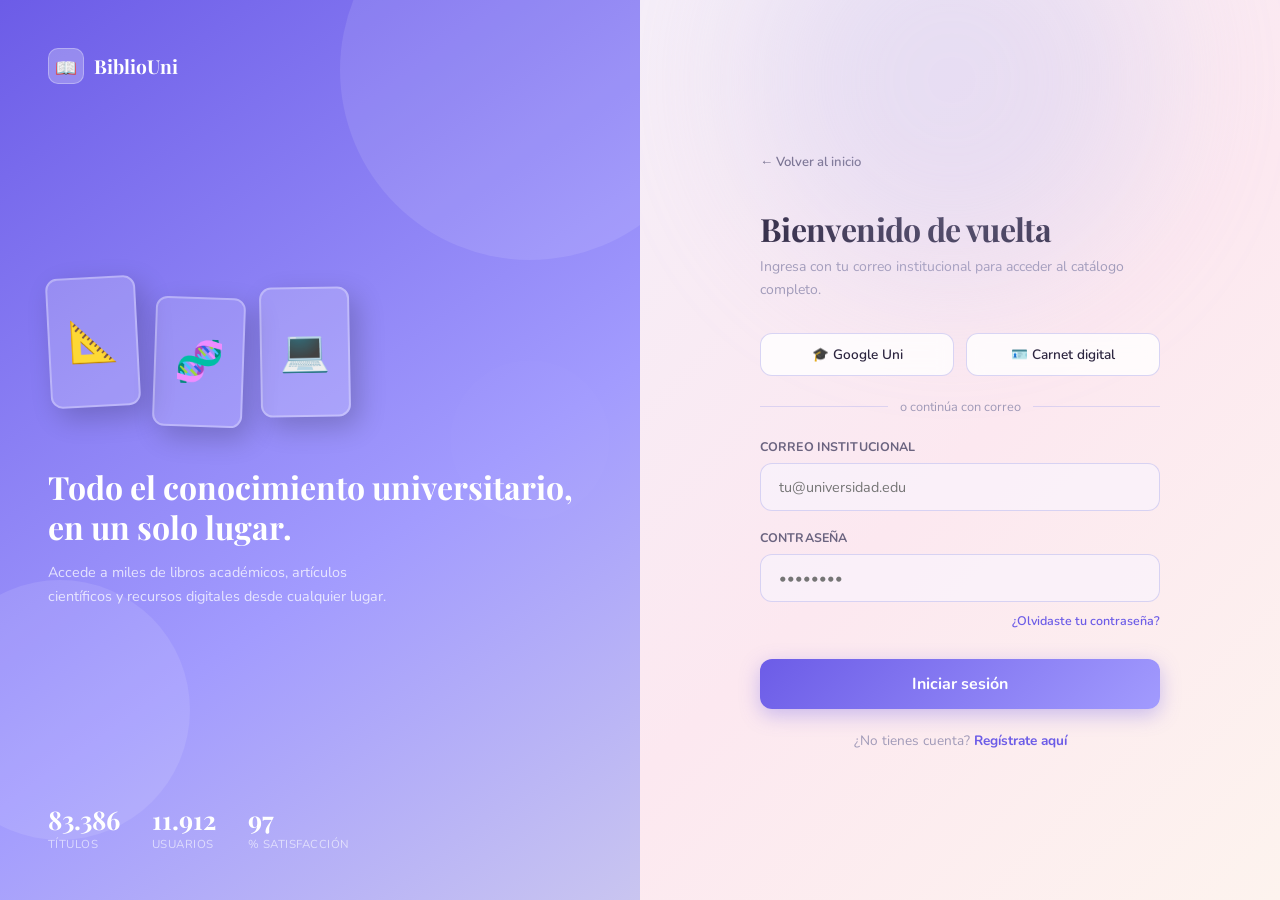
<file: login.html>
<!DOCTYPE html>
<html lang="es">
<head>
<meta charset="UTF-8">
<meta name="viewport" content="width=device-width, initial-scale=1.0">
<title>BiblioUni — Iniciar sesión</title>
<link href="https://fonts.googleapis.com/css2?family=Playfair+Display:wght@400;600;700&family=Nunito:wght@300;400;500;600;700&display=swap" rel="stylesheet">
<link rel="stylesheet" href="styles.css">
<style>
.login-layout {
  min-height: 100vh;
  display: grid;
  grid-template-columns: 1fr 1fr;
}

/* ── LEFT PANEL ── */
.left-panel {
  background: linear-gradient(145deg, #6c5ce7 0%, #a29bfe 60%, #c9c5f0 100%);
  display: flex; flex-direction: column;
  justify-content: space-between;
  padding: 48px;
  position: relative; overflow: hidden;
  transform: translateX(-100%);
  transition: transform .7s cubic-bezier(0.34,1.1,0.64,1);
}
.left-panel.in { transform: none; }

/* animated blobs inside panel */
.blob {
  position: absolute; border-radius: 50%;
  background: rgba(255,255,255,.1);
  pointer-events: none;
  animation: blob-move 8s ease-in-out infinite alternate;
}
.blob-1 { width: 380px; height: 380px; top: -120px; right: -80px; animation-delay: 0s; }
.blob-2 { width: 260px; height: 260px; bottom: 60px; left: -70px; animation-delay: -3s; }
.blob-3 { width: 160px; height: 160px; top: 40%; right: 30px; animation-delay: -6s; opacity: .07; }
@keyframes blob-move {
  from { transform: scale(1) translate(0,0); }
  to   { transform: scale(1.12) translate(18px, 14px); }
}

.panel-logo {
  display: flex; align-items: center; gap: 10px;
  font-family: 'Playfair Display', serif; font-weight: 700; font-size: 1.2rem;
  color: #fff; text-decoration: none; z-index: 1;
  opacity: 0; transform: translateY(-10px);
  transition: opacity .5s .5s, transform .5s .5s var(--ease-spring);
}
.left-panel.in .panel-logo { opacity: 1; transform: none; }

.panel-logo-icon {
  width: 36px; height: 36px; background: rgba(255,255,255,.25);
  border-radius: 10px; display: flex; align-items: center; justify-content: center;
  font-size: 1.1rem; border: 1px solid rgba(255,255,255,.3);
  transition: transform .35s var(--ease-spring);
}
.panel-logo:hover .panel-logo-icon { transform: rotate(-10deg) scale(1.15); }

.panel-body { z-index: 1; }

.panel-books {
  display: flex; gap: 16px; margin-bottom: 40px;
}
.panel-book {
  width: 90px; height: 130px; border-radius: 12px;
  display: flex; align-items: center; justify-content: center;
  font-size: 2.5rem;
  box-shadow: 8px 10px 28px rgba(0,0,0,.2);
  border: 2px solid rgba(255,255,255,.3);
  opacity: 0; transform: translateY(20px) rotate(-4deg);
  transition: transform .4s var(--ease-spring), opacity .4s, box-shadow .3s;
}
.panel-book:nth-child(2) { margin-top: 20px; transition-delay: .65s; transform: translateY(20px) rotate(2deg); }
.panel-book:nth-child(1) { transition-delay: .55s; }
.panel-book:nth-child(3) { margin-top: 10px; transition-delay: .75s; transform: translateY(20px) rotate(-2deg); }
.left-panel.in .panel-book { opacity: 1; transform: translateY(0) rotate(var(--rot, 0deg)) !important; }
.panel-book:nth-child(1) { --rot: -3deg; }
.panel-book:nth-child(2) { --rot: 2deg; }
.panel-book:nth-child(3) { --rot: -1deg; }
.panel-book:hover { transform: translateY(-5px) rotate(0deg) scale(1.05) !important; box-shadow: 12px 18px 36px rgba(0,0,0,.3); }

.panel-headline {
  font-family: 'Playfair Display', serif;
  font-size: 2rem; font-weight: 700; color: #fff;
  line-height: 1.25; margin-bottom: 14px;
  opacity: 0; transform: translateY(12px);
  transition: opacity .5s .8s, transform .5s .8s;
}
.left-panel.in .panel-headline { opacity: 1; transform: none; }

.panel-sub {
  font-size: .9rem; color: rgba(255,255,255,.75);
  line-height: 1.65; max-width: 340px;
  opacity: 0; transition: opacity .5s .95s;
}
.left-panel.in .panel-sub { opacity: 1; }

.panel-stats {
  display: flex; gap: 32px; z-index: 1;
  opacity: 0; transform: translateY(10px);
  transition: opacity .5s 1.05s, transform .5s 1.05s;
}
.left-panel.in .panel-stats { opacity: 1; transform: none; }

.pstat-value {
  font-family: 'Playfair Display', serif;
  font-size: 1.6rem; font-weight: 700; color: #fff;
}
.pstat-label { font-size: .72rem; color: rgba(255,255,255,.6); letter-spacing: .04em; text-transform: uppercase; }

/* ── RIGHT PANEL ── */
.right-panel {
  display: flex; align-items: center; justify-content: center;
  padding: 48px 40px;
  opacity: 0; transform: translateX(30px);
  transition: opacity .6s .3s, transform .6s .3s var(--ease-smooth);
}
.right-panel.in { opacity: 1; transform: none; }

.auth-card { width: 100%; max-width: 400px; }

.back-link {
  display: inline-flex; align-items: center; gap: 6px;
  font-size: .82rem; font-weight: 600; color: var(--ink-mid);
  text-decoration: none; margin-bottom: 36px;
  transition: color .2s, transform .25s var(--ease-spring);
}
.back-link:hover { color: var(--accent); transform: translateX(-4px); }

.auth-title {
  font-family: 'Playfair Display', serif;
  font-size: 2rem; font-weight: 700; color: var(--ink);
  letter-spacing: -.02em; margin-bottom: 6px;
}
.auth-sub { font-size: .875rem; color: var(--ink-light); margin-bottom: 32px; line-height: 1.6; }

.social-login { display: flex; gap: 12px; margin-bottom: 4px; }
.social-btn {
  flex: 1; padding: 11px;
  background: rgba(255,255,255,.8); backdrop-filter: blur(8px);
  border: 1.5px solid rgba(200,195,240,.7); border-radius: var(--radius-sm);
  font-family: 'Nunito', sans-serif; font-size: .85rem; font-weight: 600;
  color: var(--ink); cursor: pointer;
  transition: border-color .25s, transform .3s var(--ease-spring), box-shadow .25s, background .2s;
  display: flex; align-items: center; justify-content: center; gap: 8px;
}
.social-btn:hover {
  border-color: var(--accent); transform: translateY(-2px);
  box-shadow: 0 6px 18px rgba(108,92,231,.14); background: rgba(255,255,255,.95);
}
.social-btn:active { transform: scale(.96); }

.forgot-link {
  display: block; text-align: right;
  font-size: .78rem; font-weight: 600; color: var(--accent);
  text-decoration: none; margin-top: -8px; margin-bottom: 18px;
  transition: color .2s, transform .2s;
  display: inline-block; float: right;
}
.forgot-link:hover { color: #5046c4; transform: translateX(2px); }

/* input floating label trick */
.field { position: relative; }
.field input:not(:placeholder-shown) + label,
.field input:focus + label {
  top: -8px; font-size: .65rem; color: var(--accent); background: #fff; padding: 0 4px;
}

@media(max-width:768px){
  .login-layout{grid-template-columns:1fr}
  .left-panel{display:none}
  .right-panel{padding:40px 24px}
}
</style>
</head>
<body>


<div class="orb orb-1"></div>
<div class="orb orb-2"></div>

<div class="login-layout">

  <!-- LEFT -->
  <div class="left-panel" id="leftPanel">
    <div class="blob blob-1"></div>
    <div class="blob blob-2"></div>
    <div class="blob blob-3"></div>

    <a class="panel-logo" href="index.html">
      <div class="panel-logo-icon">📖</div>
      BiblioUni
    </a>

    <div class="panel-body">
      <div class="panel-books">
        <div class="panel-book" style="background:rgba(255,255,255,.18)">📐</div>
        <div class="panel-book" style="background:rgba(255,255,255,.14)">🧬</div>
        <div class="panel-book" style="background:rgba(255,255,255,.18)">💻</div>
      </div>
      <h2 class="panel-headline">Todo el conocimiento universitario, en un solo lugar.</h2>
      <p class="panel-sub">Accede a miles de libros académicos, artículos científicos y recursos digitales desde cualquier lugar.</p>
    </div>

    <div class="panel-stats">
      <div>
        <div class="pstat-value" data-count="84000" id="stat1">0</div>
        <div class="pstat-label">Títulos</div>
      </div>
      <div>
        <div class="pstat-value" data-count="12000" id="stat2">0</div>
        <div class="pstat-label">Usuarios</div>
      </div>
      <div>
        <div class="pstat-value" data-count="98" id="stat3">0</div>
        <div class="pstat-label">% Satisfacción</div>
      </div>
    </div>
  </div>

  <!-- RIGHT -->
  <div class="right-panel" id="rightPanel">
    <div class="auth-card">
      <a class="back-link" href="index.html">← Volver al inicio</a>

      <div class="auth-title">Bienvenido de vuelta</div>
      <p class="auth-sub">Ingresa con tu correo institucional para acceder al catálogo completo.</p>

      <div class="social-login">
        <button class="social-btn ripple-host">🎓 Google Uni</button>
        <button class="social-btn ripple-host">🪪 Carnet digital</button>
      </div>

      <div class="divider">o continúa con correo</div>

      <div class="field">
        <label>Correo institucional</label>
        <input type="email" placeholder="tu@universidad.edu" id="email">
      </div>
      <div class="field">
        <label>Contraseña</label>
        <input type="password" placeholder="••••••••" id="password">
      </div>
      <a class="forgot-link" href="#">¿Olvidaste tu contraseña?</a>
      <div style="clear:both;margin-bottom:4px"></div>

      <button class="btn-submit ripple-host" onclick="handleLogin()">Iniciar sesión</button>

      <p class="auth-foot">¿No tienes cuenta? <a href="register.html">Regístrate aquí</a></p>
    </div>
  </div>

</div>

<script src="animations.js"></script>
<script>
document.addEventListener('DOMContentLoaded', () => {
  // panel slide in
  setTimeout(() => document.getElementById('leftPanel').classList.add('in'), 80);
  setTimeout(() => document.getElementById('rightPanel').classList.add('in'), 200);

  // counter animation triggered when panel is visible
  setTimeout(() => {
    animateStatWithSuffix('stat1', 84, 'K', 1400);
    animateStatWithSuffix('stat2', 12, 'K', 1200);
    animateStatWithSuffix('stat3', 98, '%', 1000);
  }, 1100);

  // shake inputs on error highlight
  document.querySelectorAll('.field input').forEach(input => {
    input.addEventListener('invalid', () => {
      input.style.animation = 'none';
      requestAnimationFrame(() => {
        input.style.animation = 'shake .4s ease';
      });
    });
  });
});

function animateStatWithSuffix(id, target, suffix, duration) {
  const el = document.getElementById(id);
  if (!el) return;
  let start = null;
  const step = (ts) => {
    if (!start) start = ts;
    const p = Math.min((ts - start) / duration, 1);
    const eased = 1 - Math.pow(1 - p, 3);
    el.textContent = Math.round(eased * target) + suffix;
    if (p < 1) requestAnimationFrame(step);
  };
  requestAnimationFrame(step);
}

function handleLogin() {
  const email = document.getElementById('email').value;
  const pass  = document.getElementById('password').value;
  const btn   = document.querySelector('.btn-submit');

  if (!email || !pass) {
    // shake the button
    btn.style.animation = 'none';
    requestAnimationFrame(() => { btn.style.animation = 'shake .4s ease'; });
    return;
  }

  // loading state
  btn.textContent = 'Iniciando sesión…';
  btn.style.opacity = '.8';
  btn.style.pointerEvents = 'none';

  // TODO: conectar con el backend
  setTimeout(() => {
    btn.textContent = '✓ Sesión iniciada';
    btn.style.background = 'linear-gradient(135deg,#00b894,#55efc4)';
    btn.style.opacity = '1';
    console.log('Login:', { email, pass });
  }, 1200);
}

document.addEventListener('keydown', e => { if (e.key === 'Enter') handleLogin(); });
</script>

<style>
@keyframes shake {
  0%,100%{transform:translateX(0)}
  20%{transform:translateX(-8px)}
  40%{transform:translateX(8px)}
  60%{transform:translateX(-5px)}
  80%{transform:translateX(5px)}
}
</style>
</body>
</html>
</file>
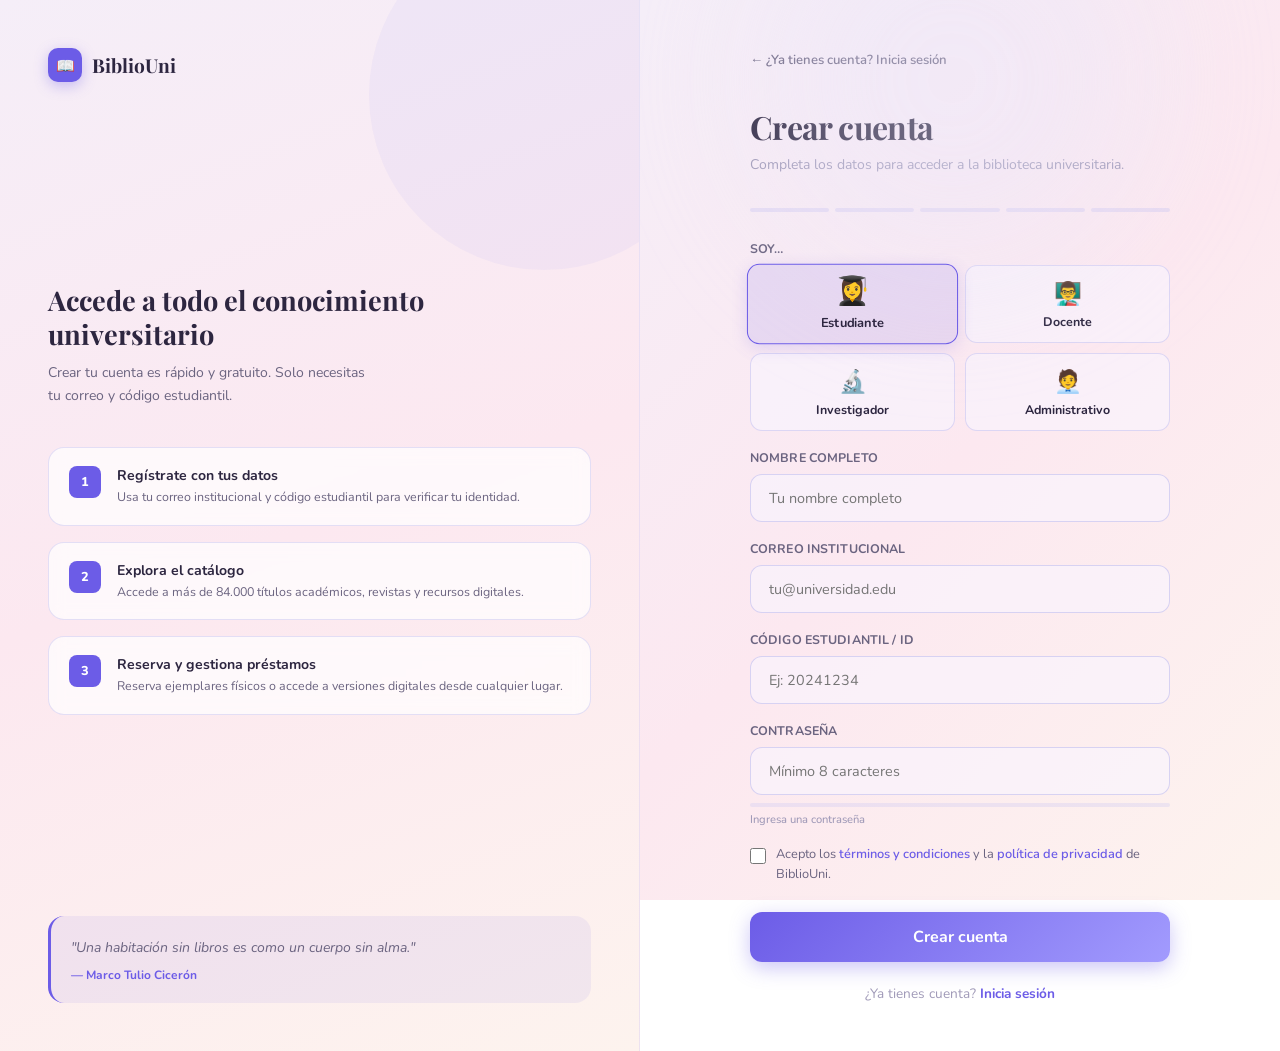
<file: register.html>
<!DOCTYPE html>
<html lang="es">
<head>
<meta charset="UTF-8">
<meta name="viewport" content="width=device-width, initial-scale=1.0">
<title>BiblioUni — Crear cuenta</title>
<link href="https://fonts.googleapis.com/css2?family=Playfair+Display:wght@400;600;700&family=Nunito:wght@300;400;500;600;700&display=swap" rel="stylesheet">
<link rel="stylesheet" href="styles.css">
<style>
.register-layout {
  min-height: 100vh;
  display: grid;
  grid-template-columns: 1fr 1fr;
}

/* ── LEFT PANEL ── */
.left-panel {
  background: linear-gradient(160deg, #f5eef8 0%, #fce8f0 50%, #fdf3ee 100%);
  display: flex; flex-direction: column;
  justify-content: space-between;
  padding: 48px;
  position: relative; overflow: hidden;
  border-right: 1px solid rgba(200,195,240,.3);
  transform: translateX(-100%);
  transition: transform .7s cubic-bezier(0.34,1.1,0.64,1);
}
.left-panel.in { transform: none; }

.left-panel::before {
  content: '';
  position: absolute; width: 350px; height: 350px;
  background: rgba(108,92,231,.05); border-radius: 50%;
  top: -80px; right: -80px;
  animation: blob-move 9s ease-in-out infinite alternate;
}
@keyframes blob-move { from{transform:scale(1)} to{transform:scale(1.1) translate(10px,8px)} }

.panel-logo {
  display: flex; align-items: center; gap: 10px;
  font-family: 'Playfair Display', serif; font-weight: 700; font-size: 1.2rem;
  color: var(--ink); text-decoration: none; z-index: 1;
  opacity: 0; transform: translateY(-8px);
  transition: opacity .4s .5s, transform .4s .5s var(--ease-spring);
}
.left-panel.in .panel-logo { opacity: 1; transform: none; }
.panel-logo .logo-icon { width: 34px; height: 34px; font-size: .95rem; }
.panel-logo:hover .logo-icon { transform: rotate(-8deg) scale(1.1); }

.steps-title {
  font-family: 'Playfair Display', serif;
  font-size: 1.7rem; font-weight: 700; color: var(--ink);
  line-height: 1.25; margin-bottom: 10px;
  opacity: 0; transform: translateY(10px);
  transition: opacity .5s .6s, transform .5s .6s;
}
.left-panel.in .steps-title { opacity: 1; transform: none; }

.steps-sub {
  font-size: .875rem; color: var(--ink-mid); line-height: 1.65;
  margin-bottom: 40px; max-width: 320px;
  opacity: 0; transition: opacity .5s .75s;
}
.left-panel.in .steps-sub { opacity: 1; }

/* STEPS */
.steps-list { display: flex; flex-direction: column; gap: 16px; z-index: 1; }
.step {
  display: flex; align-items: flex-start; gap: 16px;
  padding: 18px 20px;
  background: rgba(255,255,255,.7); backdrop-filter: blur(8px);
  border: 1px solid rgba(200,195,240,.5); border-radius: 16px;
  opacity: 0; transform: translateX(-16px);
  transition: opacity .45s, transform .45s var(--ease-spring),
              border-color .25s, box-shadow .25s;
}
.left-panel.in .step:nth-child(1) { opacity:1;transform:none;transition-delay:.82s; }
.left-panel.in .step:nth-child(2) { opacity:1;transform:none;transition-delay:.94s; }
.left-panel.in .step:nth-child(3) { opacity:1;transform:none;transition-delay:1.06s; }
.step:hover { border-color: rgba(108,92,231,.3); box-shadow: 0 6px 20px rgba(108,92,231,.08); }

.step-num {
  width: 32px; height: 32px; flex-shrink: 0;
  background: var(--accent); color: #fff;
  border-radius: 8px; display: flex; align-items: center; justify-content: center;
  font-size: .8rem; font-weight: 800;
  transition: transform .3s var(--ease-spring), box-shadow .3s;
}
.step:hover .step-num { transform: scale(1.12) rotate(-5deg); box-shadow: 0 4px 12px rgba(108,92,231,.35); }

.step-label { font-weight: 700; font-size: .88rem; color: var(--ink); margin-bottom: 3px; }
.step-desc { font-size: .78rem; color: var(--ink-mid); line-height: 1.5; }

.panel-quote {
  z-index: 1; padding: 20px;
  background: rgba(108,92,231,.08); border-radius: 16px;
  border-left: 3px solid var(--accent);
  opacity: 0; transform: translateY(10px);
  transition: opacity .5s 1.2s, transform .5s 1.2s;
}
.left-panel.in .panel-quote { opacity: 1; transform: none; }
.quote-text { font-size: .875rem; color: var(--ink-mid); line-height: 1.65; font-style: italic; margin-bottom: 8px; }
.quote-author { font-size: .75rem; font-weight: 700; color: var(--accent); }

/* ── RIGHT PANEL ── */
.right-panel {
  display: flex; align-items: center; justify-content: center;
  padding: 48px 40px;
  overflow-y: auto;
  opacity: 0; transform: translateX(24px);
  transition: opacity .6s .25s, transform .6s .25s var(--ease-smooth);
}
.right-panel.in { opacity: 1; transform: none; }
.auth-card { width: 100%; max-width: 420px; }

.back-link {
  display: inline-flex; align-items: center; gap: 6px;
  font-size: .82rem; font-weight: 600; color: var(--ink-mid);
  text-decoration: none; margin-bottom: 36px;
  transition: color .2s, transform .25s var(--ease-spring);
}
.back-link:hover { color: var(--accent); transform: translateX(-4px); }

.auth-title {
  font-family: 'Playfair Display', serif;
  font-size: 2rem; font-weight: 700; color: var(--ink);
  letter-spacing: -.02em; margin-bottom: 6px;
}
.auth-sub { font-size: .875rem; color: var(--ink-light); margin-bottom: 32px; line-height: 1.6; }

/* ROLE GRID */
.role-grid { display: grid; grid-template-columns: 1fr 1fr; gap: 10px; margin-bottom: 4px; }
.role-card {
  padding: 12px 14px; border-radius: var(--radius-sm);
  border: 1.5px solid rgba(200,195,240,.6);
  background: rgba(248,246,255,.6); cursor: pointer;
  transition: border-color .25s, background .25s, transform .3s var(--ease-spring), box-shadow .25s;
  text-align: center;
}
.role-card:hover { border-color: rgba(108,92,231,.4); background: rgba(108,92,231,.04); transform: translateY(-2px); }
.role-card.selected {
  border-color: var(--accent); background: var(--accent-soft);
  transform: scale(1.03);
  box-shadow: 0 4px 16px rgba(108,92,231,.18);
}
.role-icon { font-size: 1.4rem; margin-bottom: 4px; transition: transform .3s var(--ease-spring); }
.role-card:hover .role-icon, .role-card.selected .role-icon { transform: scale(1.2) translateY(-2px); }
.role-name { font-size: .78rem; font-weight: 700; color: var(--ink); }

/* PASSWORD STRENGTH */
.strength-bar {
  height: 4px; border-radius: 100px;
  background: rgba(200,195,240,.3); margin-top: 8px; overflow: hidden;
}
.strength-fill {
  height: 100%; border-radius: 100px;
  width: 0%; transition: width .5s var(--ease-smooth), background .5s;
}
.strength-label {
  font-size: .7rem; color: var(--ink-light);
  margin-top: 5px; font-weight: 500;
  transition: color .4s;
}

/* CHECKBOX */
.check-row {
  display: flex; align-items: flex-start; gap: 10px;
  margin-bottom: 20px; margin-top: 4px;
}
.check-row input[type=checkbox] {
  margin-top: 3px; accent-color: var(--accent);
  width: 16px; height: 16px; flex-shrink: 0;
  cursor: pointer;
  transition: transform .25s var(--ease-spring);
}
.check-row input[type=checkbox]:checked { transform: scale(1.2); }
.check-row label { font-size: .8rem; color: var(--ink-mid); line-height: 1.5; cursor: pointer; }
.check-row a { color: var(--accent); font-weight: 600; text-decoration: none; }
.check-row a:hover { text-decoration: underline; }

/* FORM FIELD PROGRESS DOTS */
.form-progress {
  display: flex; gap: 6px; margin-bottom: 28px;
}
.prog-dot {
  height: 4px; flex: 1; border-radius: 4px;
  background: rgba(200,195,240,.4);
  transition: background .4s, transform .3s var(--ease-spring);
}
.prog-dot.filled { background: var(--accent); }

@media(max-width:768px){
  .register-layout{grid-template-columns:1fr}
  .left-panel{display:none}
  .right-panel{padding:40px 24px}
}
@keyframes shake {
  0%,100%{transform:translateX(0)}
  20%{transform:translateX(-8px)}
  40%{transform:translateX(8px)}
  60%{transform:translateX(-5px)}
  80%{transform:translateX(5px)}
}
</style>
</head>
<body>


<div class="orb orb-1" style="background:#e8e6fb"></div>
<div class="orb orb-2" style="background:#fbeef4"></div>

<div class="register-layout">

  <!-- LEFT -->
  <div class="left-panel" id="leftPanel">
    <a class="panel-logo" href="index.html">
      <div class="logo-icon">📖</div>
      BiblioUni
    </a>

    <div style="z-index:1">
      <h2 class="steps-title">Accede a todo el conocimiento universitario</h2>
      <p class="steps-sub">Crear tu cuenta es rápido y gratuito. Solo necesitas tu correo y código estudiantil.</p>
      <div class="steps-list">
        <div class="step">
          <div class="step-num">1</div>
          <div>
            <div class="step-label">Regístrate con tus datos</div>
            <div class="step-desc">Usa tu correo institucional y código estudiantil para verificar tu identidad.</div>
          </div>
        </div>
        <div class="step">
          <div class="step-num">2</div>
          <div>
            <div class="step-label">Explora el catálogo</div>
            <div class="step-desc">Accede a más de 84.000 títulos académicos, revistas y recursos digitales.</div>
          </div>
        </div>
        <div class="step">
          <div class="step-num">3</div>
          <div>
            <div class="step-label">Reserva y gestiona préstamos</div>
            <div class="step-desc">Reserva ejemplares físicos o accede a versiones digitales desde cualquier lugar.</div>
          </div>
        </div>
      </div>
    </div>

    <div class="panel-quote">
      <p class="quote-text">"Una habitación sin libros es como un cuerpo sin alma."</p>
      <div class="quote-author">— Marco Tulio Cicerón</div>
    </div>
  </div>

  <!-- RIGHT -->
  <div class="right-panel" id="rightPanel">
    <div class="auth-card">
      <a class="back-link" href="login.html">← ¿Ya tienes cuenta? Inicia sesión</a>

      <div class="auth-title">Crear cuenta</div>
      <p class="auth-sub">Completa los datos para acceder a la biblioteca universitaria.</p>

      <!-- PROGRESS DOTS -->
      <div class="form-progress" id="progDots">
        <div class="prog-dot" id="pd0"></div>
        <div class="prog-dot" id="pd1"></div>
        <div class="prog-dot" id="pd2"></div>
        <div class="prog-dot" id="pd3"></div>
        <div class="prog-dot" id="pd4"></div>
      </div>

      <!-- ROLE -->
      <div class="field">
        <label>Soy…</label>
        <div class="role-grid" id="roleGrid">
          <div class="role-card selected" onclick="selectRole(this)"><div class="role-icon">👩‍🎓</div><div class="role-name">Estudiante</div></div>
          <div class="role-card" onclick="selectRole(this)"><div class="role-icon">👨‍🏫</div><div class="role-name">Docente</div></div>
          <div class="role-card" onclick="selectRole(this)"><div class="role-icon">🔬</div><div class="role-name">Investigador</div></div>
          <div class="role-card" onclick="selectRole(this)"><div class="role-icon">🧑‍💼</div><div class="role-name">Administrativo</div></div>
        </div>
      </div>

      <div class="field">
        <label>Nombre completo</label>
        <input type="text" placeholder="Tu nombre completo" id="name" oninput="updateProgress()">
      </div>
      <div class="field">
        <label>Correo institucional</label>
        <input type="email" placeholder="tu@universidad.edu" id="email" oninput="updateProgress()">
      </div>
      <div class="field">
        <label>Código estudiantil / ID</label>
        <input type="text" placeholder="Ej: 20241234" id="code" oninput="updateProgress()">
      </div>
      <div class="field">
        <label>Contraseña</label>
        <input type="password" placeholder="Mínimo 8 caracteres" id="password" oninput="checkStrength(this.value); updateProgress()">
        <div class="strength-bar"><div class="strength-fill" id="strengthFill"></div></div>
        <div class="strength-label" id="strengthLabel">Ingresa una contraseña</div>
      </div>

      <div class="check-row">
        <input type="checkbox" id="terms" onchange="updateProgress()">
        <label for="terms">Acepto los <a href="#">términos y condiciones</a> y la <a href="#">política de privacidad</a> de BiblioUni.</label>
      </div>

      <button class="btn-submit ripple-host" onclick="handleRegister()">Crear cuenta</button>
      <p class="auth-foot">¿Ya tienes cuenta? <a href="login.html">Inicia sesión</a></p>
    </div>
  </div>

</div>

<script src="animations.js"></script>
<script>
document.addEventListener('DOMContentLoaded', () => {
  setTimeout(() => document.getElementById('leftPanel').classList.add('in'), 80);
  setTimeout(() => document.getElementById('rightPanel').classList.add('in'), 220);

  // animate each field in with stagger
  document.querySelectorAll('.field, .check-row, .btn-submit, .auth-foot').forEach((el, i) => {
    el.style.opacity = '0';
    el.style.transform = 'translateY(14px)';
    el.style.transition = `opacity .45s ${.35 + i * .07}s, transform .45s ${.35 + i * .07}s`;
    setTimeout(() => {
      el.style.opacity = '1';
      el.style.transform = 'none';
    }, 300 + i * 70);
  });
});

function selectRole(el) {
  document.querySelectorAll('.role-card').forEach(c => c.classList.remove('selected'));
  el.classList.add('selected');
  // tiny bounce
  el.style.transform = 'scale(.94)';
  setTimeout(() => el.style.transform = '', 200);
}

const strengthLevels = [
  { w:'0%',   color:'rgba(200,195,240,.4)', text:'Ingresa una contraseña' },
  { w:'28%',  color:'#f0a882',             text:'Débil' },
  { w:'52%',  color:'#f5c270',             text:'Moderada' },
  { w:'78%',  color:'#81d4c2',             text:'Buena' },
  { w:'100%', color:'#6c5ce7',             text:'Muy segura ✓' },
];

function checkStrength(val) {
  let score = 0;
  if (val.length >= 8)            score++;
  if (/[A-Z]/.test(val))         score++;
  if (/[0-9]/.test(val))         score++;
  if (/[^A-Za-z0-9]/.test(val)) score++;
  const lvl = val.length === 0 ? strengthLevels[0] : strengthLevels[Math.min(score, 4)];
  const fill  = document.getElementById('strengthFill');
  const label = document.getElementById('strengthLabel');
  fill.style.width      = lvl.w;
  fill.style.background = lvl.color;
  label.textContent     = lvl.text;
  label.style.color     = lvl.color;
}

function updateProgress() {
  const fields = [
    document.getElementById('name').value,
    document.getElementById('email').value,
    document.getElementById('code').value,
    document.getElementById('password').value,
    document.getElementById('terms').checked ? 'yes' : '',
  ];
  const dots = document.querySelectorAll('.prog-dot');
  fields.forEach((v, i) => {
    dots[i].classList.toggle('filled', !!v);
  });
}

function handleRegister() {
  const name  = document.getElementById('name').value;
  const email = document.getElementById('email').value;
  const code  = document.getElementById('code').value;
  const pass  = document.getElementById('password').value;
  const terms = document.getElementById('terms').checked;
  const btn   = document.querySelector('.btn-submit');

  if (!name || !email || !code || !pass || !terms) {
    btn.style.animation = 'none';
    requestAnimationFrame(() => { btn.style.animation = 'shake .4s ease'; });
    // highlight empty fields
    [{ id:'name', val:name }, { id:'email', val:email }, { id:'code', val:code }, { id:'password', val:pass }].forEach(({ id, val }) => {
      if (!val) {
        const el = document.getElementById(id);
        el.style.borderColor = '#f0a882';
        el.addEventListener('input', () => el.style.borderColor = '', { once: true });
      }
    });
    return;
  }

  btn.textContent = 'Creando cuenta…';
  btn.style.opacity = '.8';
  btn.style.pointerEvents = 'none';

  // TODO: conectar con el backend
  setTimeout(() => {
    btn.textContent = '✓ ¡Cuenta creada!';
    btn.style.background = 'linear-gradient(135deg,#00b894,#55efc4)';
    btn.style.color = '#fff';
    btn.style.opacity = '1';
    const role = document.querySelector('.role-card.selected .role-name')?.textContent;
    console.log('Register:', { name, email, code, pass, role });
  }, 1400);
}
</script>
</body>
</html>
</file>
<file: styles.css>
/* ══════════════════════════════════════════
   BiblioUni — Shared Styles + Animations
   ══════════════════════════════════════════ */

*, *::before, *::after { box-sizing: border-box; margin: 0; padding: 0; }

:root {
  --lavender: #c9c5f0;
  --rose: #f0c5d8;
  --bg-grad: linear-gradient(135deg, #ede9fb 0%, #f5eef8 30%, #fce8f0 65%, #fdf3ee 100%);
  --sidebar-bg: rgba(255,255,255,0.55);
  --card-bg: rgba(255,255,255,0.65);
  --ink: #2d2640;
  --ink-mid: #6b6480;
  --ink-light: #a09ab8;
  --accent: #6c5ce7;
  --accent-soft: rgba(108,92,231,0.12);
  --radius: 20px;
  --radius-sm: 12px;
  --ease-spring: cubic-bezier(0.34, 1.56, 0.64, 1);
  --ease-smooth: cubic-bezier(0.4, 0, 0.2, 1);
}

html, body { height: 100%; }

body {
  font-family: 'Nunito', sans-serif;
  background: var(--bg-grad);
  background-attachment: fixed;
  color: var(--ink);
  min-height: 100vh;
  overflow-x: hidden;
}

/* ── SCROLL REVEAL (JS adds .visible) ── */
.reveal {
  opacity: 0;
  transform: translateY(28px);
  transition: opacity .65s var(--ease-smooth), transform .65s var(--ease-smooth);
}
.reveal.visible {
  opacity: 1;
  transform: none;
}
.reveal-left {
  opacity: 0;
  transform: translateX(-28px);
  transition: opacity .6s var(--ease-smooth), transform .6s var(--ease-smooth);
}
.reveal-left.visible { opacity: 1; transform: none; }
.reveal-scale {
  opacity: 0;
  transform: scale(.93);
  transition: opacity .55s var(--ease-smooth), transform .55s var(--ease-smooth);
}
.reveal-scale.visible { opacity: 1; transform: none; }

/* stagger delays */
.delay-1 { transition-delay: .08s !important; }
.delay-2 { transition-delay: .16s !important; }
.delay-3 { transition-delay: .24s !important; }
.delay-4 { transition-delay: .32s !important; }
.delay-5 { transition-delay: .40s !important; }

/* ── SIDEBAR ── */
.sidebar {
  width: 210px; flex-shrink: 0;
  background: var(--sidebar-bg);
  backdrop-filter: blur(20px);
  border-right: 1px solid rgba(255,255,255,0.7);
  display: flex; flex-direction: column;
  padding: 28px 0;
  position: fixed; top: 0; left: 0; bottom: 0;
  z-index: 50;
  transform: translateX(-100%);
  transition: transform .5s var(--ease-spring);
}
.sidebar.in { transform: translateX(0); }

.logo {
  display: flex; align-items: center; gap: 10px;
  padding: 0 24px 32px;
  font-family: 'Playfair Display', serif; font-weight: 700; font-size: 1.25rem;
  color: var(--ink); text-decoration: none;
  opacity: 0; transform: translateY(-8px);
  transition: opacity .4s .3s, transform .4s .3s var(--ease-spring);
}
.sidebar.in .logo { opacity: 1; transform: none; }

.logo-icon {
  width: 34px; height: 34px;
  background: var(--accent); border-radius: 10px;
  display: flex; align-items: center; justify-content: center;
  color: #fff; font-size: 1rem; flex-shrink: 0;
  box-shadow: 0 4px 14px rgba(108,92,231,.35);
  transition: transform .3s var(--ease-spring), box-shadow .3s;
}
.logo:hover .logo-icon { transform: rotate(-8deg) scale(1.1); box-shadow: 0 6px 20px rgba(108,92,231,.5); }

.user-block {
  display: flex; flex-direction: column; align-items: center;
  padding: 0 24px 32px;
  border-bottom: 1px solid rgba(200,195,240,.4);
  margin-bottom: 24px;
  opacity: 0; transform: translateY(-6px);
  transition: opacity .4s .4s, transform .4s .4s;
}
.sidebar.in .user-block { opacity: 1; transform: none; }

.avatar {
  width: 62px; height: 62px;
  background: linear-gradient(135deg, var(--lavender), var(--rose));
  border-radius: 50%;
  display: flex; align-items: center; justify-content: center;
  font-size: 1.6rem; margin-bottom: 10px;
  box-shadow: 0 4px 16px rgba(108,92,231,.2);
  border: 3px solid rgba(255,255,255,.8);
  transition: transform .35s var(--ease-spring), box-shadow .35s;
  cursor: default;
}
.avatar:hover { transform: scale(1.08); box-shadow: 0 8px 24px rgba(108,92,231,.3); }

.user-name { font-weight: 700; font-size: .9rem; color: var(--ink); margin-bottom: 2px; }
.user-role { font-size: .72rem; color: var(--ink-light); letter-spacing: .02em; }

.nav-menu { flex: 1; padding: 0 14px; }

.nav-item {
  display: flex; align-items: center; gap: 11px;
  padding: 11px 14px; border-radius: var(--radius-sm);
  font-size: .875rem; font-weight: 500; color: var(--ink-mid);
  cursor: pointer; text-decoration: none;
  transition: background .22s, color .22s, transform .22s var(--ease-spring);
  margin-bottom: 4px;
  opacity: 0; transform: translateX(-12px);
}
.sidebar.in .nav-item { opacity: 1; transform: none; }
.sidebar.in .nav-item:nth-child(1) { transition-delay: .45s; }
.sidebar.in .nav-item:nth-child(2) { transition-delay: .50s; }
.sidebar.in .nav-item:nth-child(3) { transition-delay: .55s; }
.sidebar.in .nav-item:nth-child(4) { transition-delay: .60s; }
.sidebar.in .nav-item:nth-child(5) { transition-delay: .65s; }
.sidebar.in .nav-item:nth-child(6) { transition-delay: .70s; }

.nav-item:hover { background: rgba(108,92,231,.08); color: var(--accent); transform: translateX(4px); }
.nav-item.active { background: var(--accent-soft); color: var(--accent); font-weight: 700; }
.nav-item .icon { font-size: 1rem; width: 20px; text-align: center; transition: transform .3s var(--ease-spring); }
.nav-item:hover .icon { transform: scale(1.2); }

.nav-badge {
  margin-left: auto; background: var(--accent); color: #fff;
  font-size: .65rem; font-weight: 700; padding: 2px 7px; border-radius: 100px;
  animation: pulse-badge 2s ease-in-out infinite;
}
@keyframes pulse-badge {
  0%,100% { box-shadow: 0 0 0 0 rgba(108,92,231,.5); }
  50%      { box-shadow: 0 0 0 5px rgba(108,92,231,0); }
}

.sidebar-footer {
  padding: 20px 24px 0;
  border-top: 1px solid rgba(200,195,240,.4);
  display: flex; gap: 14px;
  opacity: 0; transition: opacity .4s .75s;
}
.sidebar.in .sidebar-footer { opacity: 1; }

.social-icon {
  width: 32px; height: 32px; background: rgba(255,255,255,.7);
  border-radius: 8px; display: flex; align-items: center; justify-content: center;
  font-size: .85rem; cursor: pointer;
  border: 1px solid rgba(200,195,240,.5); text-decoration: none;
  transition: background .2s, transform .3s var(--ease-spring), box-shadow .2s;
}
.social-icon:hover { background: var(--accent); transform: translateY(-3px) scale(1.08); box-shadow: 0 6px 16px rgba(108,92,231,.35); }

/* ── LAYOUT ── */
.app { display: flex; min-height: 100vh; }
.main { flex: 1; margin-left: 210px; display: flex; flex-direction: column; min-height: 100vh; }

/* ── TOPBAR ── */
.topbar {
  display: flex; align-items: center; justify-content: space-between;
  padding: 22px 44px;
  background: rgba(255,255,255,.3); backdrop-filter: blur(10px);
  border-bottom: 1px solid rgba(255,255,255,.6);
  position: sticky; top: 0; z-index: 40;
  opacity: 0; transform: translateY(-16px);
  transition: opacity .5s .2s, transform .5s .2s var(--ease-smooth);
}
.topbar.in { opacity: 1; transform: none; }

.search-bar {
  display: flex; align-items: center; gap: 10px;
  background: rgba(255,255,255,.75); border: 1.5px solid rgba(200,195,240,.6);
  border-radius: 100px; padding: 10px 20px; width: 340px;
  transition: width .35s var(--ease-smooth), border-color .25s, background .25s, box-shadow .25s;
  backdrop-filter: blur(8px);
}
.search-bar:focus-within {
  border-color: var(--accent); background: rgba(255,255,255,.95);
  box-shadow: 0 0 0 4px rgba(108,92,231,.1); width: 400px;
}
.search-bar input {
  border: none; outline: none; font-family: 'Nunito', sans-serif;
  font-size: .875rem; color: var(--ink); background: transparent; flex: 1;
}
.search-bar input::placeholder { color: var(--ink-light); transition: color .2s; }
.search-bar:focus-within input::placeholder { color: rgba(160,154,184,.5); }
.search-bar .s-icon { color: var(--ink-light); font-size: .95rem; transition: transform .3s var(--ease-spring), color .2s; }
.search-bar:focus-within .s-icon { color: var(--accent); transform: scale(1.15); }

.topbar-nav { display: flex; align-items: center; gap: 32px; }
.topbar-link {
  font-size: .875rem; font-weight: 500; color: var(--ink-mid);
  text-decoration: none; position: relative; padding-bottom: 2px;
  transition: color .2s;
}
.topbar-link::after {
  content: ''; position: absolute; bottom: -2px; left: 0; right: 0;
  height: 2px; background: var(--accent); border-radius: 2px;
  transform: scaleX(0); transform-origin: left;
  transition: transform .28s var(--ease-smooth);
}
.topbar-link:hover { color: var(--accent); }
.topbar-link:hover::after { transform: scaleX(1); }

.login-btn {
  display: flex; align-items: center; gap: 7px;
  font-size: .875rem; font-weight: 700; color: #fff;
  cursor: pointer; border: none; font-family: 'Nunito', sans-serif;
  background: var(--accent); padding: 9px 20px; border-radius: 100px;
  box-shadow: 0 4px 14px rgba(108,92,231,.3);
  transition: transform .3s var(--ease-spring), box-shadow .3s, background .2s;
  text-decoration: none; position: relative; overflow: hidden;
}
.login-btn::before {
  content: ''; position: absolute; inset: 0;
  background: rgba(255,255,255,.15);
  transform: translateX(-100%) skewX(-15deg);
  transition: transform .45s var(--ease-smooth);
}
.login-btn:hover { transform: translateY(-2px); box-shadow: 0 8px 22px rgba(108,92,231,.45); }
.login-btn:hover::before { transform: translateX(120%) skewX(-15deg); }
.login-btn:active { transform: scale(.96); }

/* ── CONTENT ── */
.content { padding: 44px; flex: 1; }

/* ── TAGS ── */
.tags { display: flex; gap: 8px; flex-wrap: wrap; margin-bottom: 22px; }
.tag {
  padding: 6px 14px;
  background: rgba(255,255,255,.7); border: 1px solid rgba(200,195,240,.7);
  border-radius: 100px; font-size: .75rem; font-weight: 600; color: var(--ink-mid);
  backdrop-filter: blur(4px);
  transition: background .2s, border-color .2s, color .2s, transform .25s var(--ease-spring);
  cursor: default;
}
.tag:hover { background: var(--accent-soft); border-color: var(--accent); color: var(--accent); transform: translateY(-2px); }

/* ── MINI BOOK CARDS ── */
.books-row { display: grid; grid-template-columns: repeat(5,1fr); gap: 18px; }

.mini-card {
  background: var(--card-bg); border: 1.5px solid rgba(255,255,255,.8);
  border-radius: var(--radius); overflow: hidden; cursor: pointer;
  backdrop-filter: blur(12px); box-shadow: 0 4px 16px rgba(108,92,231,.07);
  transition: transform .3s var(--ease-spring), box-shadow .3s, border-color .25s;
  will-change: transform;
}
.mini-card:hover {
  transform: translateY(-7px) scale(1.02);
  box-shadow: 0 18px 40px rgba(108,92,231,.2);
  border-color: rgba(108,92,231,.25);
}
.mini-card:active { transform: translateY(-3px) scale(.99); }

.mini-cover {
  height: 155px; display: flex; align-items: center; justify-content: center;
  font-size: 3rem; position: relative;
  transition: transform .4s var(--ease-smooth);
}
.mini-card:hover .mini-cover { transform: scale(1.04); }

.mini-badge {
  position: absolute; top: 10px; right: 10px; padding: 3px 9px;
  border-radius: 100px; font-size: .65rem; font-weight: 700;
  text-transform: uppercase; letter-spacing: .04em;
}
.badge-avail { background: rgba(200,240,220,.9); color: #1a6b4a; }
.badge-new   { background: rgba(200,195,240,.9); color: var(--accent); }
.badge-loan  { background: rgba(255,220,200,.9); color: #a84a1a; }

.mini-body { padding: 14px 16px; }
.mini-genre { font-size: .65rem; font-weight: 700; text-transform: uppercase; letter-spacing: .07em; color: var(--ink-light); margin-bottom: 5px; }
.mini-title { font-family: 'Playfair Display', serif; font-size: .88rem; font-weight: 600; line-height: 1.3; color: var(--ink); margin-bottom: 3px; }
.mini-author { font-size: .75rem; color: var(--ink-light); margin-bottom: 12px; }
.mini-footer { display: flex; align-items: center; justify-content: space-between; }
.mini-copies { font-size: .7rem; color: var(--ink-light); }

.mini-btn {
  padding: 6px 12px; border-radius: 8px; font-size: .72rem; font-weight: 600;
  border: 1.5px solid rgba(108,92,231,.3); background: rgba(108,92,231,.08);
  color: var(--accent); cursor: pointer; font-family: 'Nunito', sans-serif;
  transition: background .2s, color .2s, border-color .2s, transform .25s var(--ease-spring), box-shadow .2s;
}
.mini-btn:not(:disabled):hover {
  background: var(--accent); color: #fff; border-color: var(--accent);
  transform: scale(1.08); box-shadow: 0 4px 12px rgba(108,92,231,.35);
}
.mini-btn:not(:disabled):active { transform: scale(.95); }
.mini-btn:disabled { opacity: .4; cursor: not-allowed; }

/* ── SECTION HEADER ── */
.section-header { display: flex; align-items: center; justify-content: space-between; margin-bottom: 24px; }
.section-title { font-family: 'Playfair Display', serif; font-size: 1.4rem; font-weight: 700; color: var(--ink); }
.see-all {
  font-size: .82rem; font-weight: 600; color: var(--accent);
  text-decoration: none; position: relative; padding-bottom: 1px;
  transition: color .2s;
}
.see-all::after {
  content: ''; position: absolute; bottom: 0; left: 0; right: 0;
  height: 1.5px; background: var(--accent);
  transform: scaleX(0); transform-origin: right;
  transition: transform .3s var(--ease-smooth);
}
.see-all:hover::after { transform: scaleX(1); transform-origin: left; }

/* ── SHARED AUTH ── */
.field { margin-bottom: 18px; }
.field label { display: block; font-size: .78rem; font-weight: 700; margin-bottom: 8px; letter-spacing: .01em; color: var(--ink-mid); text-transform: uppercase; }
.field input {
  width: 100%; padding: 13px 18px;
  border: 1.5px solid rgba(200,195,240,.7); border-radius: var(--radius-sm);
  font-family: 'Nunito', sans-serif; font-size: .9rem;
  color: var(--ink); background: rgba(248,246,255,.6);
  outline: none;
  transition: border-color .25s, background .25s, box-shadow .25s, transform .2s var(--ease-spring);
}
.field input:focus {
  border-color: var(--accent); background: #fff;
  box-shadow: 0 0 0 3px rgba(108,92,231,.12);
  transform: translateY(-1px);
}
.field input:focus + .field-icon,
.field input:valid { }

.btn-submit {
  width: 100%; padding: 14px;
  background: linear-gradient(135deg,#6c5ce7,#a29bfe); color: #fff;
  border: none; border-radius: var(--radius-sm);
  font-family: 'Nunito', sans-serif; font-size: 1rem; font-weight: 700;
  cursor: pointer; margin-top: 8px;
  box-shadow: 0 6px 20px rgba(108,92,231,.35);
  transition: transform .3s var(--ease-spring), box-shadow .3s, filter .2s;
  position: relative; overflow: hidden;
}
.btn-submit::before {
  content: ''; position: absolute; inset: 0;
  background: linear-gradient(135deg, rgba(255,255,255,.18), transparent);
  transform: translateX(-100%);
  transition: transform .5s var(--ease-smooth);
}
.btn-submit:hover { transform: translateY(-2px); box-shadow: 0 10px 28px rgba(108,92,231,.45); filter: brightness(1.05); }
.btn-submit:hover::before { transform: translateX(100%); }
.btn-submit:active { transform: scale(.97) translateY(0); }

.auth-foot { text-align: center; margin-top: 22px; font-size: .85rem; color: var(--ink-light); }
.auth-foot a { color: var(--accent); font-weight: 700; text-decoration: none; transition: color .2s; }
.auth-foot a:hover { color: #5046c4; text-decoration: underline; }

.divider {
  display: flex; align-items: center; gap: 12px;
  margin: 22px 0; color: var(--ink-light); font-size: .8rem;
}
.divider::before, .divider::after { content:''; flex:1; height:1px; background: rgba(200,195,240,.6); }

/* ── FLOATING ORBS (background decoration) ── */
.orb {
  position: fixed; border-radius: 50%;
  filter: blur(70px); opacity: .35;
  pointer-events: none; z-index: 0;
  animation: orb-drift 12s ease-in-out infinite alternate;
}
.orb-1 { width: 400px; height: 400px; background: #c9c5f0; top: -120px; right: 10%; animation-delay: 0s; }
.orb-2 { width: 300px; height: 300px; background: #f0c5d8; bottom: 10%; left: -80px; animation-delay: -4s; }
.orb-3 { width: 250px; height: 250px; background: #c5e8e0; bottom: 30%; right: 5%; animation-delay: -8s; }
@keyframes orb-drift {
  from { transform: translate(0, 0) scale(1); }
  to   { transform: translate(30px, 20px) scale(1.08); }
}

/* ── RIPPLE ── */
.ripple-host { position: relative; overflow: hidden; }
.ripple {
  position: absolute; border-radius: 50%;
  background: rgba(108,92,231,.18);
  transform: scale(0); animation: ripple-anim .55s ease-out forwards;
  pointer-events: none;
}
@keyframes ripple-anim { to { transform: scale(4); opacity: 0; } }

/* ── PAGE TRANSITION OVERLAY ── */
@media(max-width:480px){ .books-row{grid-template-columns:1fr} }
</file>
